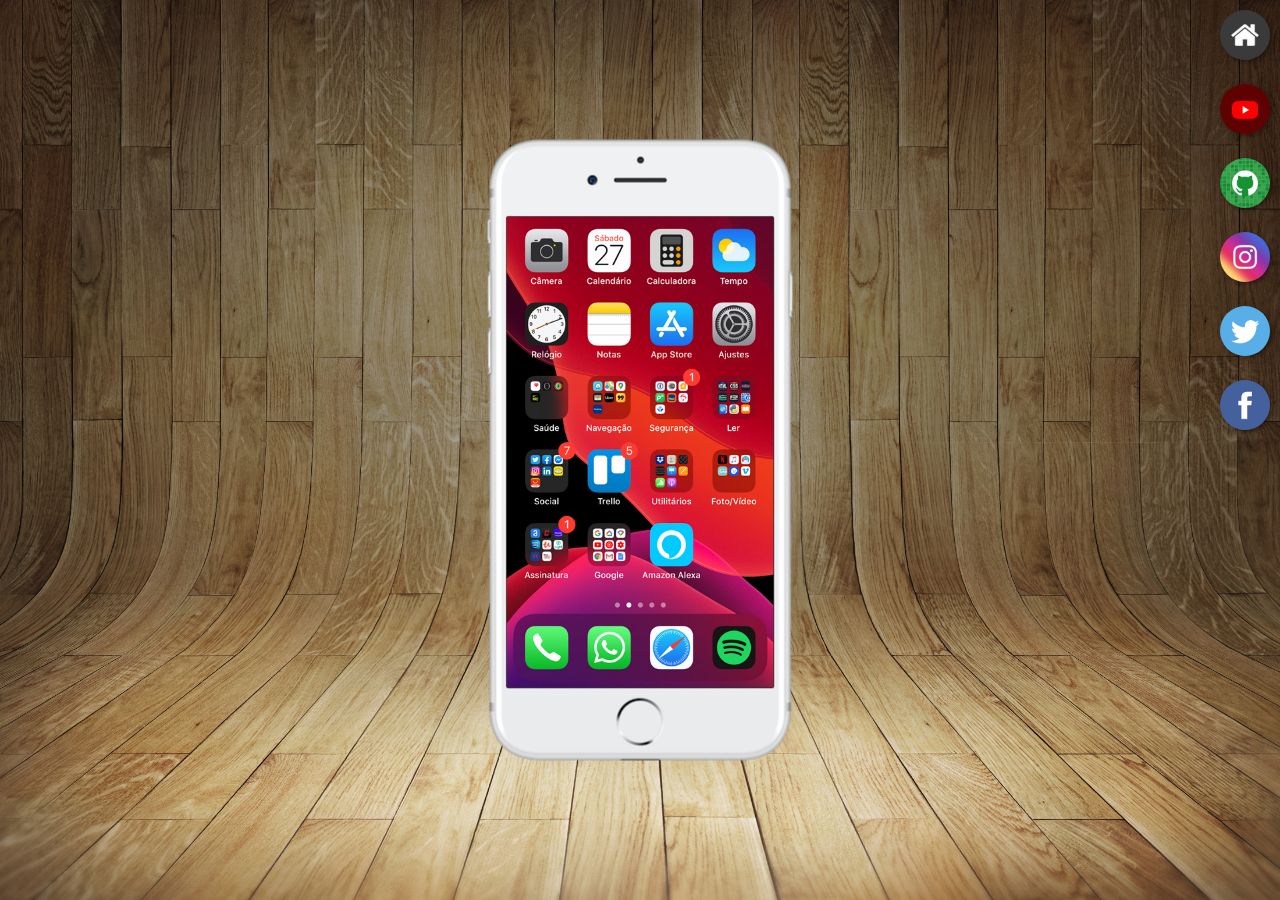
<file: index.html>
<!DOCTYPE html>
<html lang="pt-br">
<head>
    <meta charset="UTF-8">
    <meta name="viewport" content="width=device-width, initial-scale=1.0">
    <title>Projeto Redes Sociais</title>
    <link rel="shortcut icon" href="imagens/favicon.ico" type="image/x-icon">
    <link rel="stylesheet" href="estilos/style.css">
</head>
<body>
    <main>
        <section id="telefone">
            <iframe src="paginas/home.html" name="tela" id="tela" frameborder="0"></iframe>
        </section>
        <section id="redes-sociais">
            <a href="paginas/home.html" target="tela"><img src="imagens/logo-home.jpg" alt=""></a><br>
            <a href="paginas/youtube.html" target="tela"><img src="imagens/logo-youtube.jpg" alt=""></a><br>
            <a href="paginas/github.html" target="tela"><img src="imagens/logo-github.jpg" alt=""></a><br>
            <a href="paginas/instagram.html" target="tela"><img src="imagens/logo-instagram.jpg" alt=""></a><br>
            <a href="paginas/twitter.html" target="tela"><img src="imagens/logo-twitter.jpg" alt=""></a><br>
            <a href="paginas/facebook.html" target="tela"><img src="imagens/logo-facebook.jpg" alt=""></a><br>
        </section>
    </main>
</body>
</html>
</file>
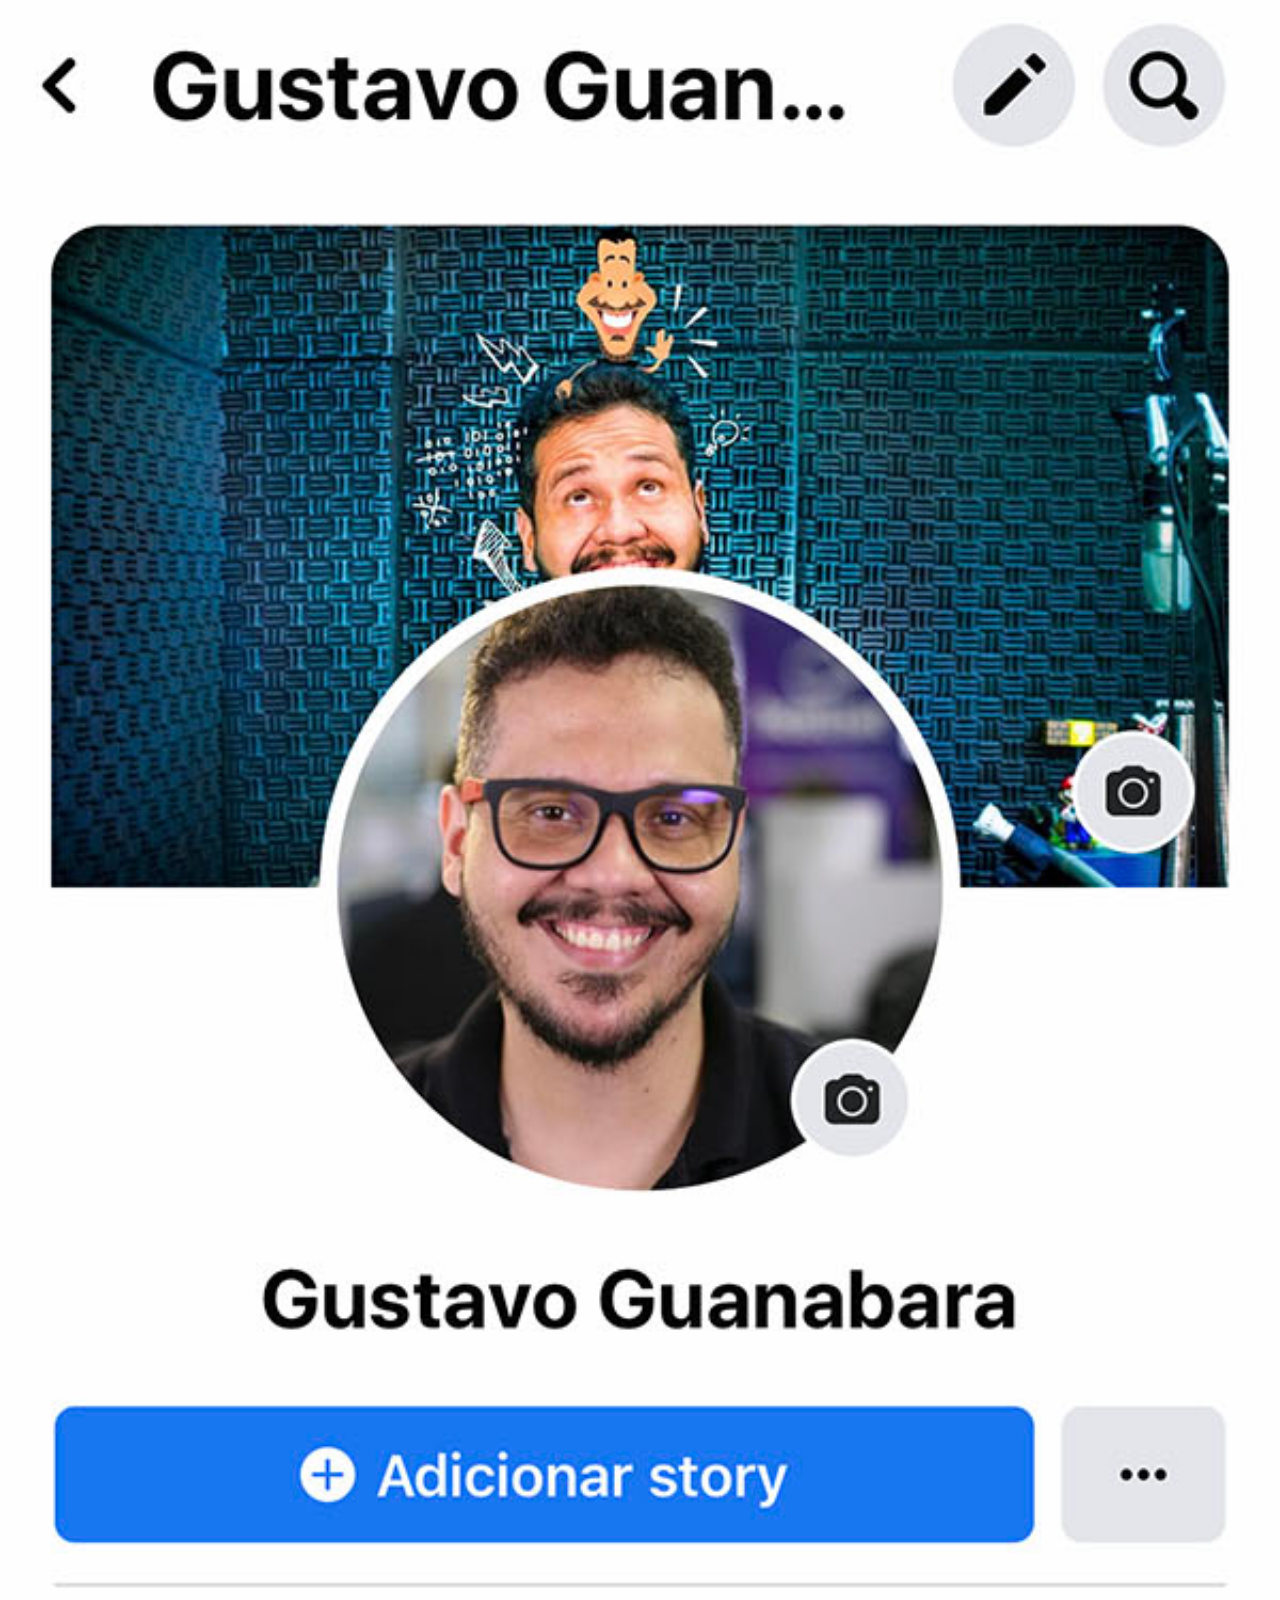
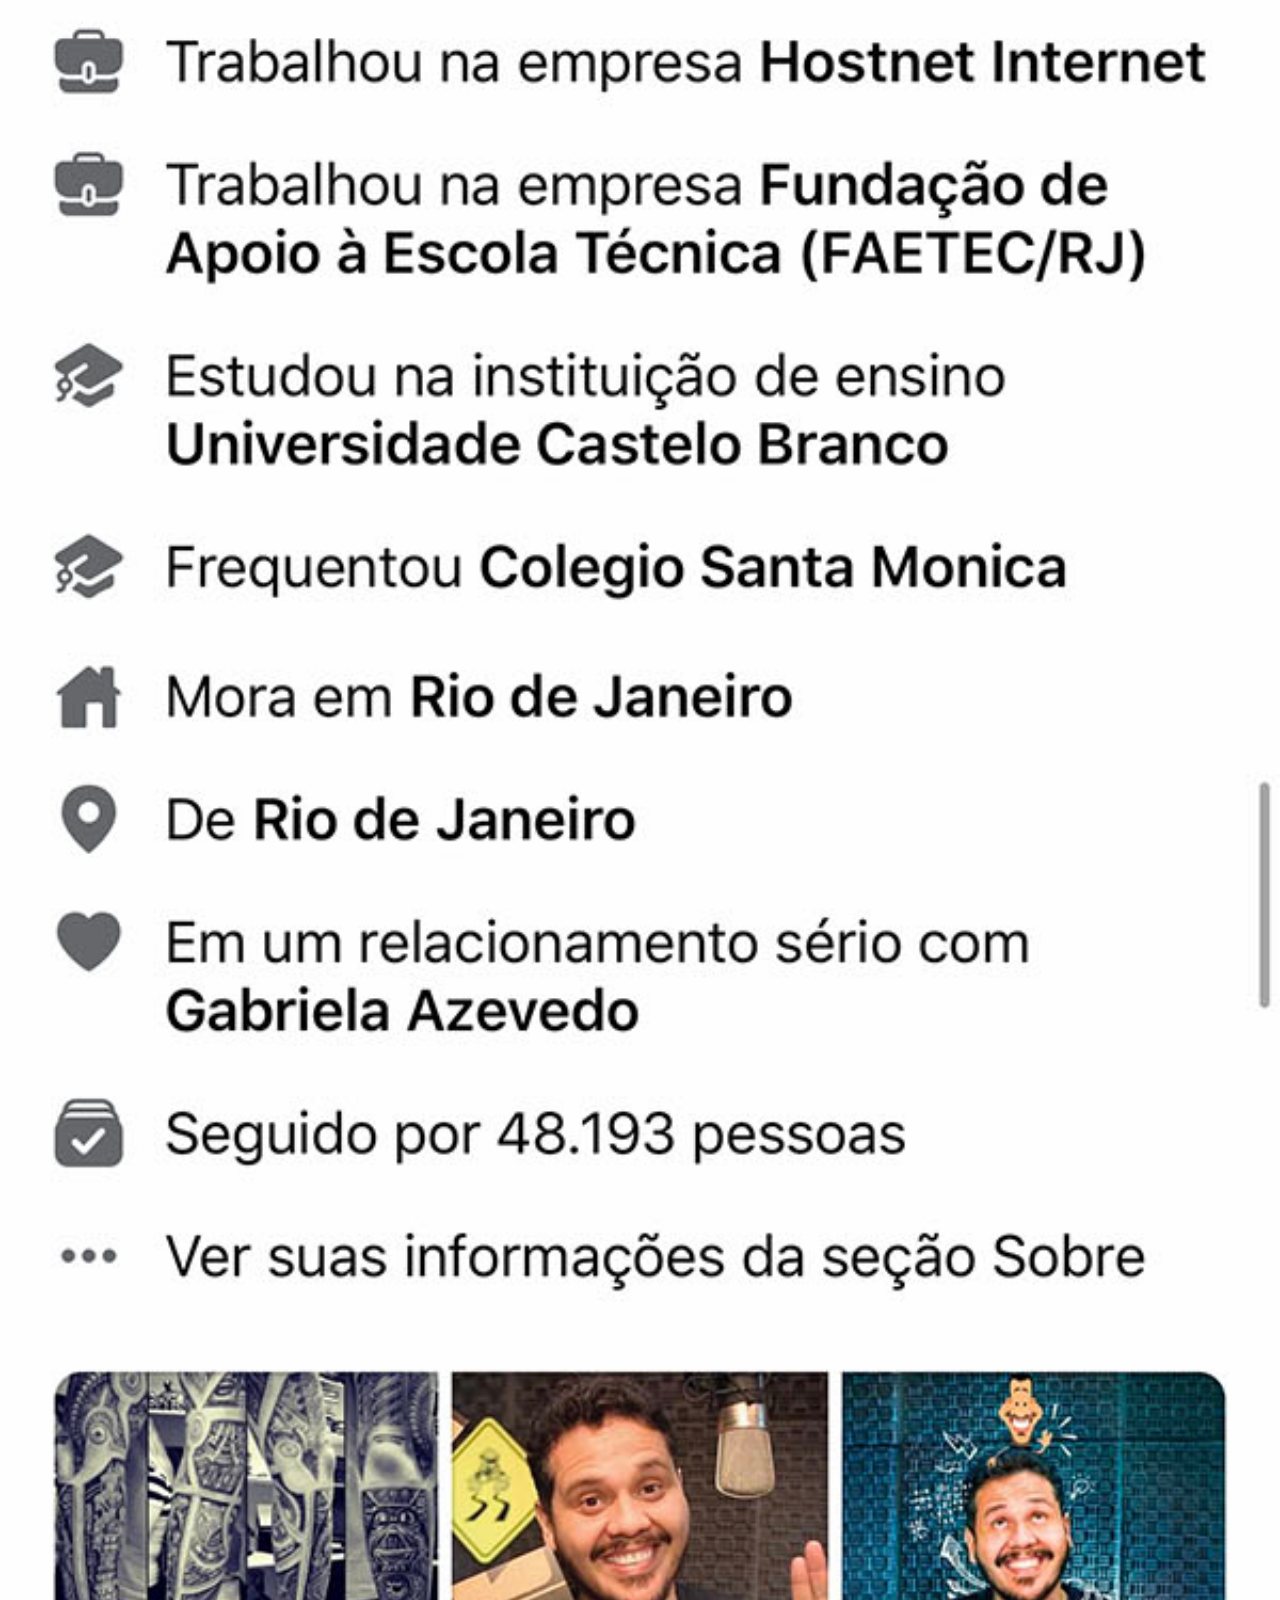
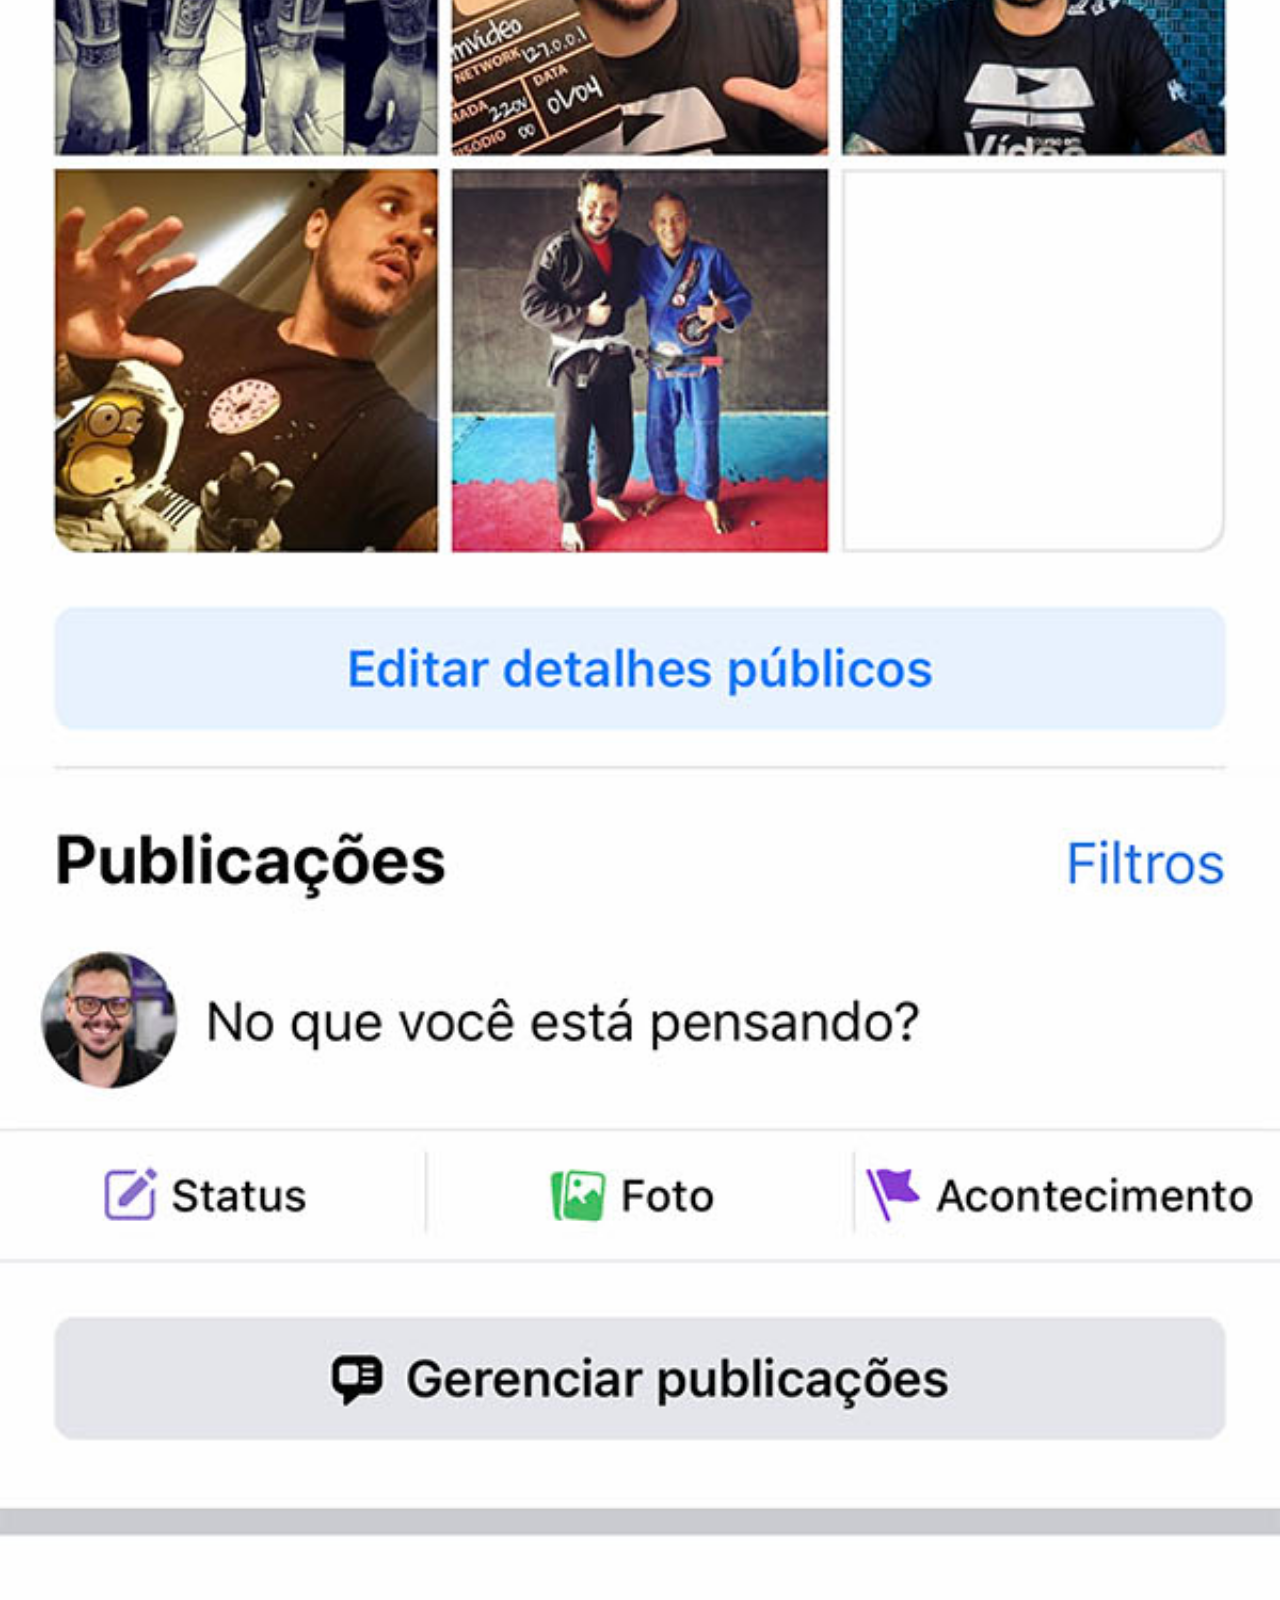
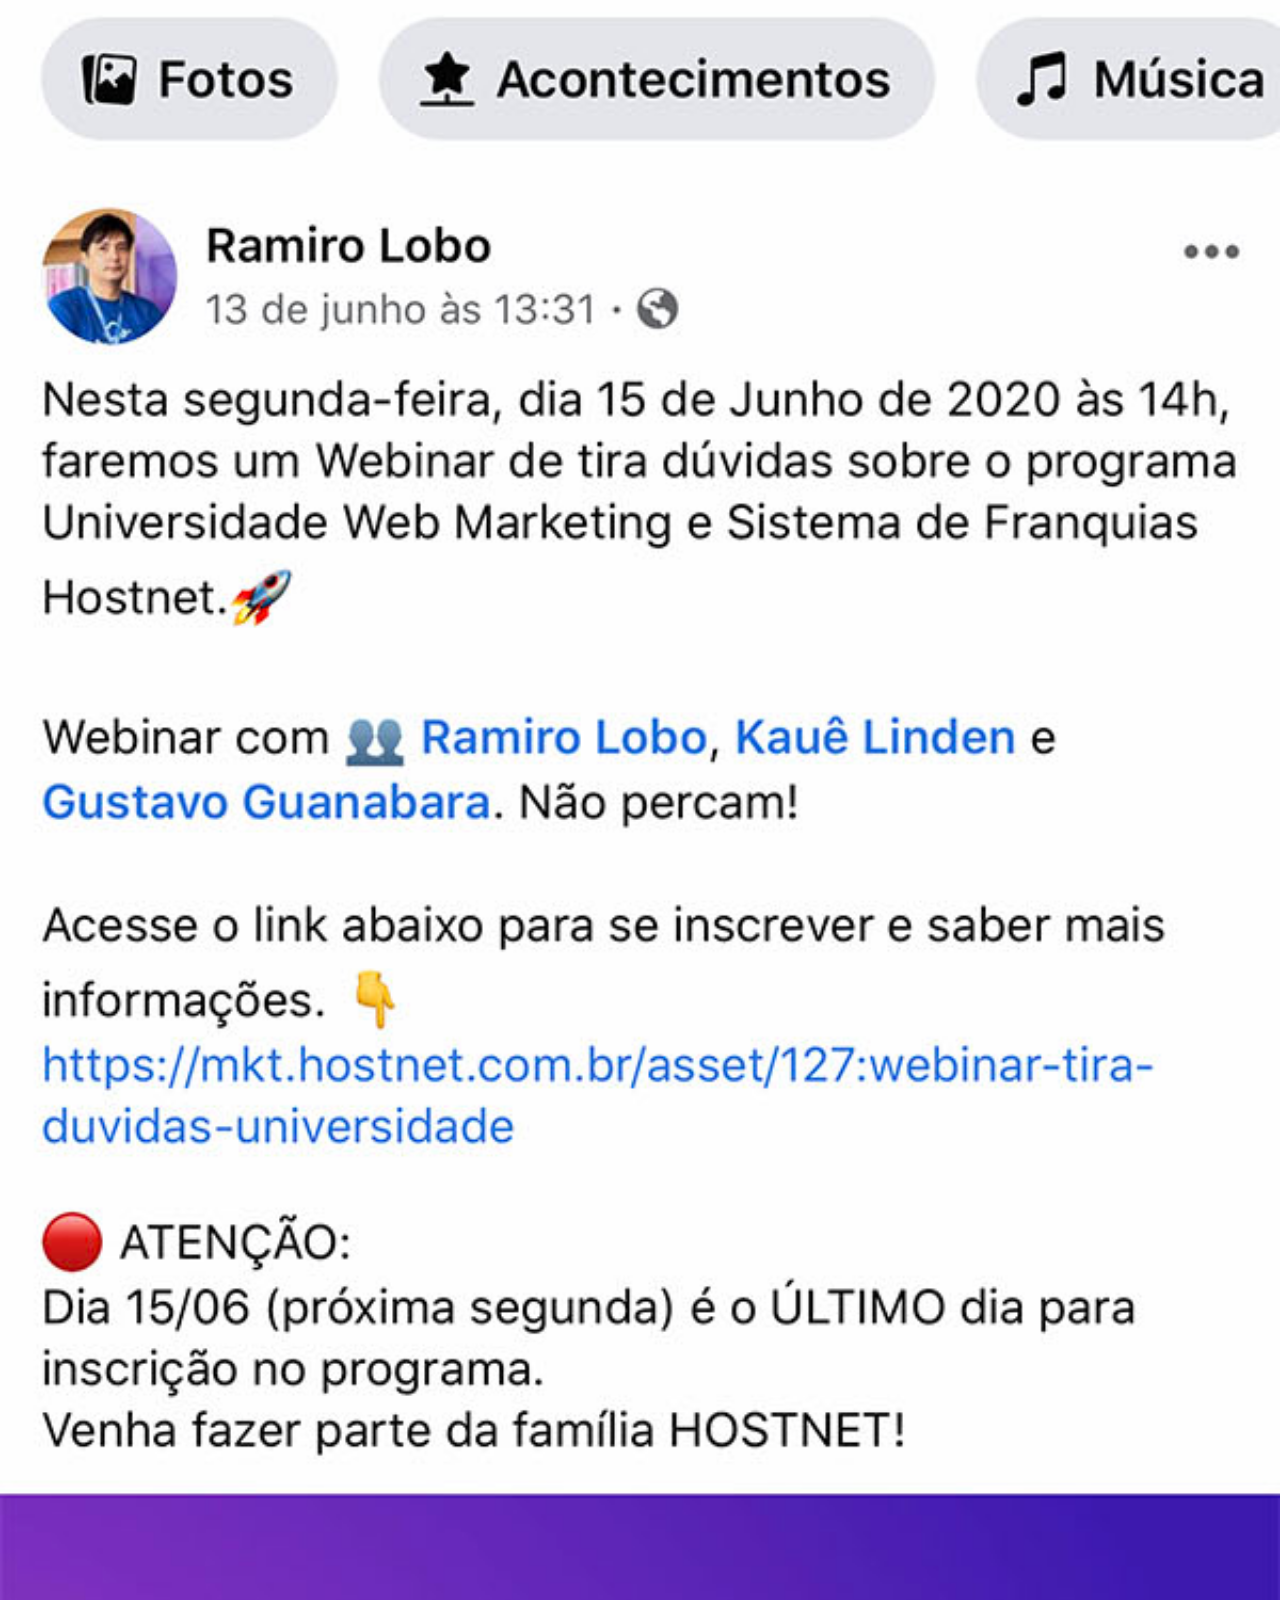
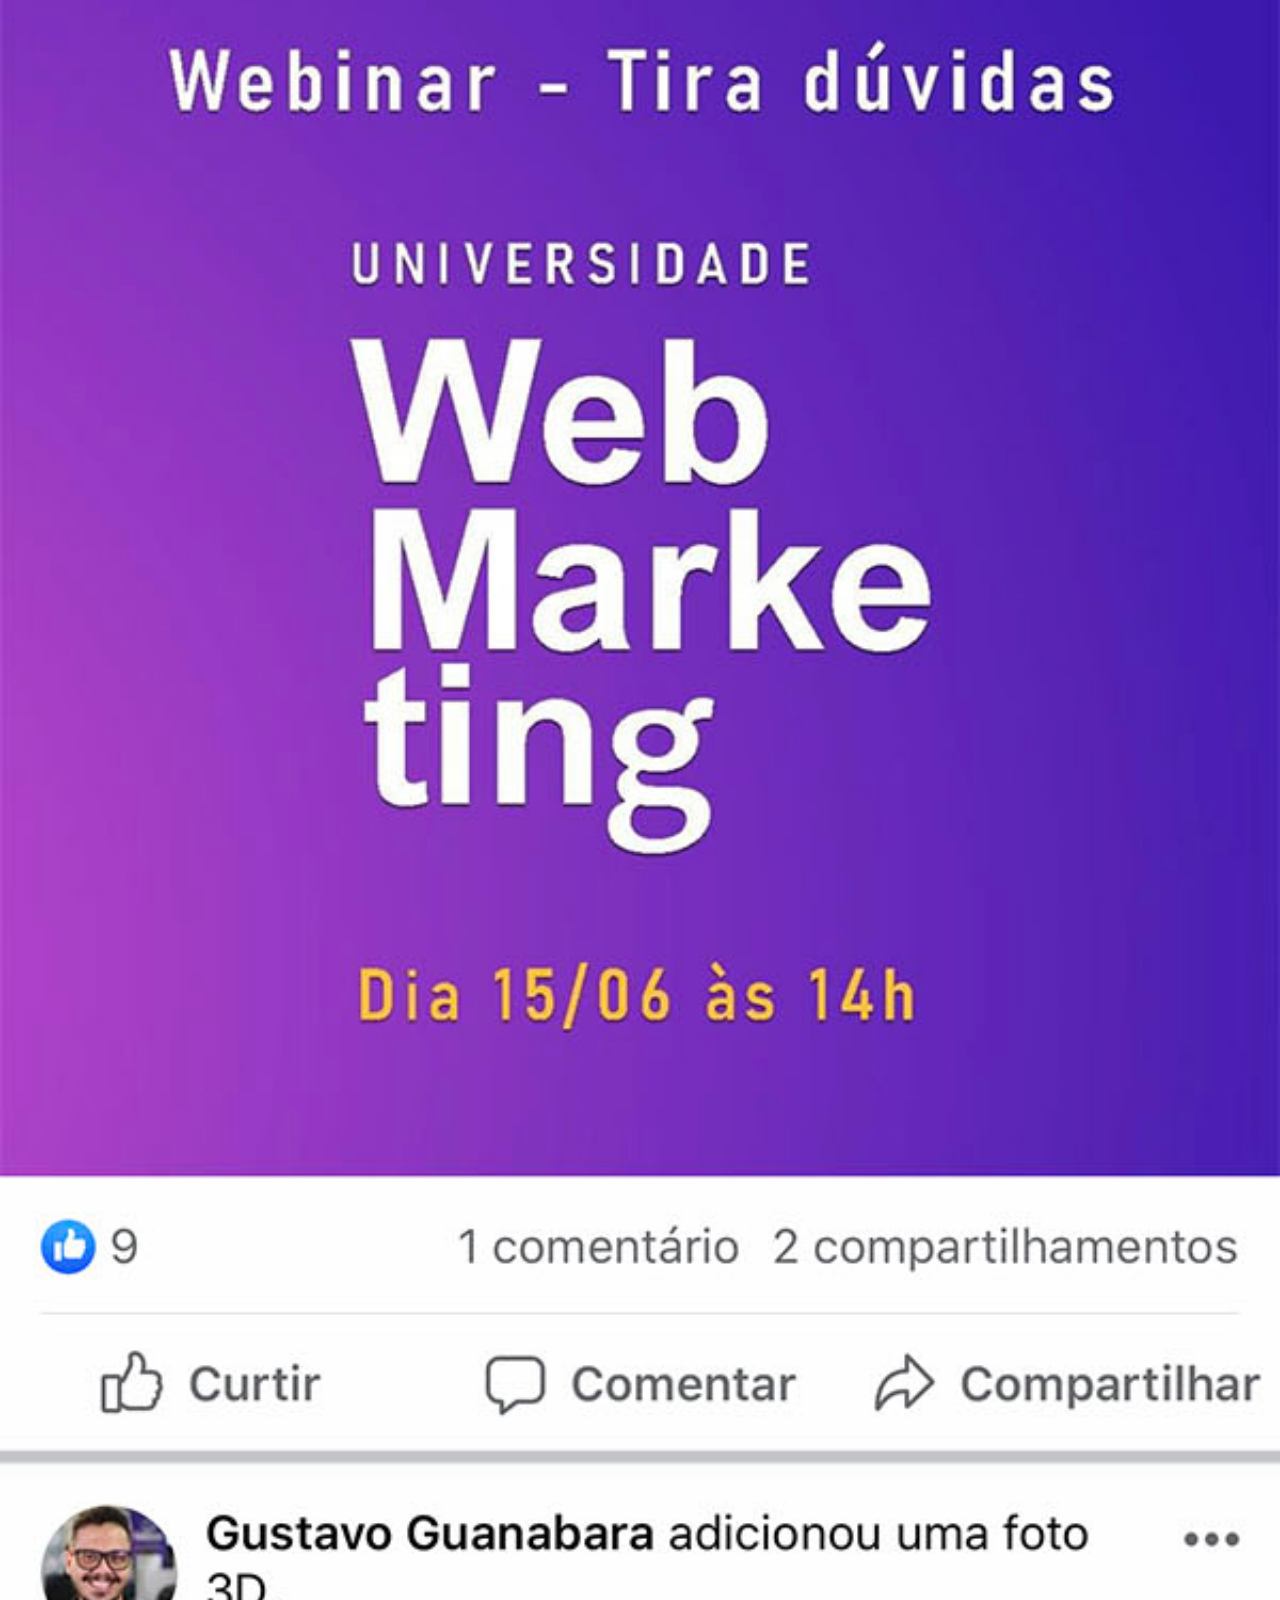
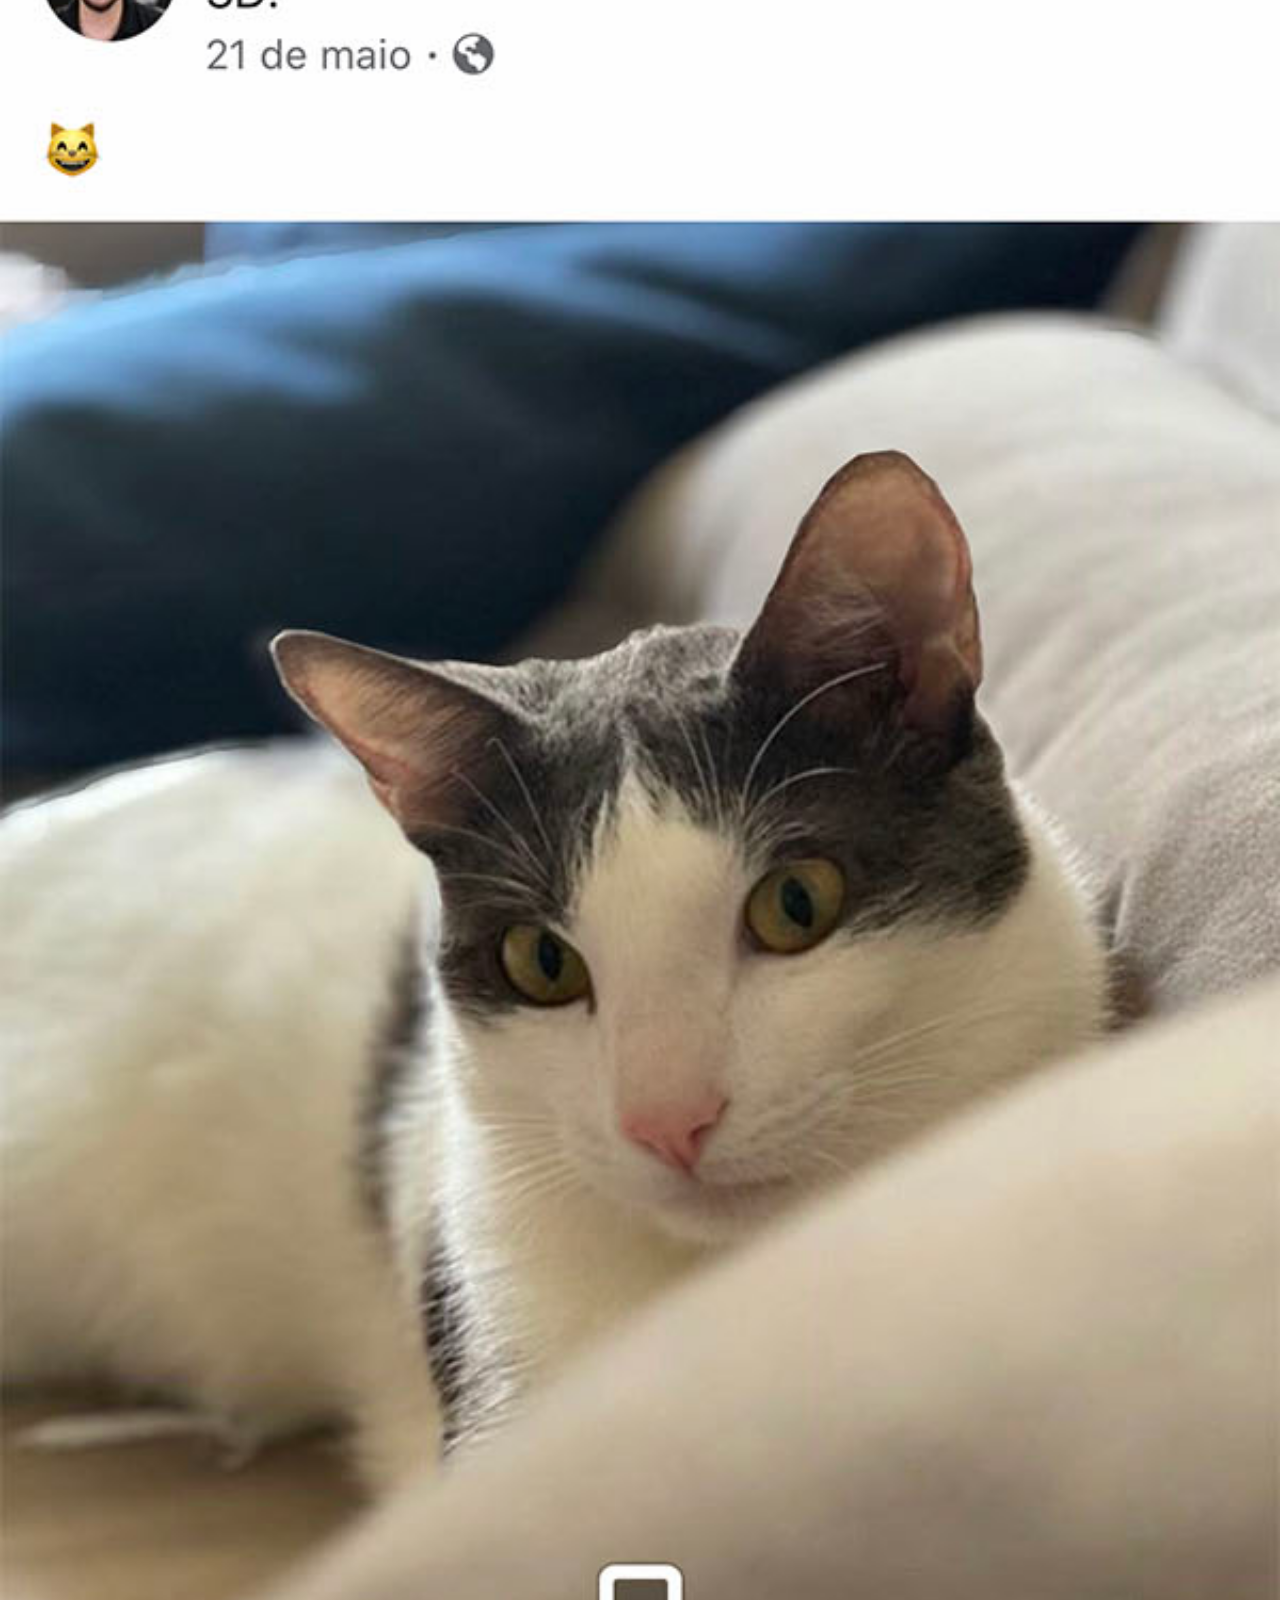
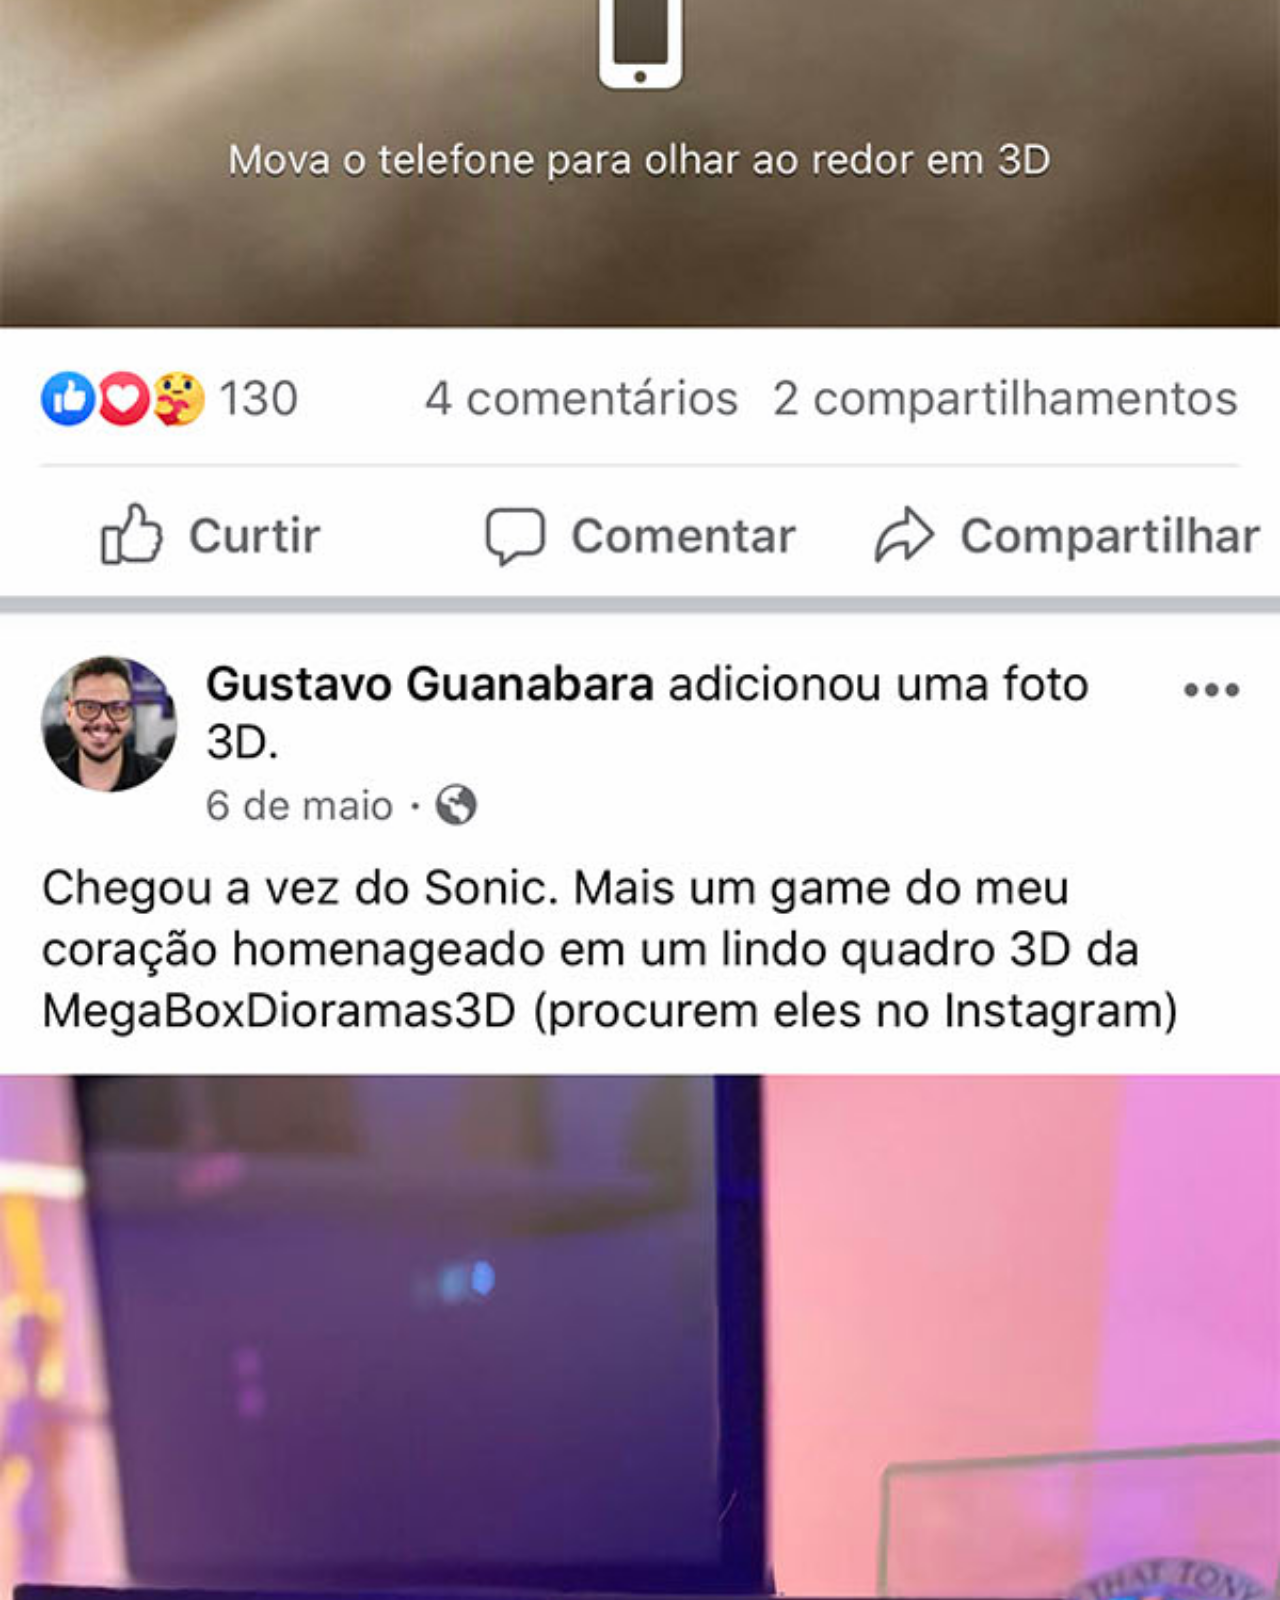
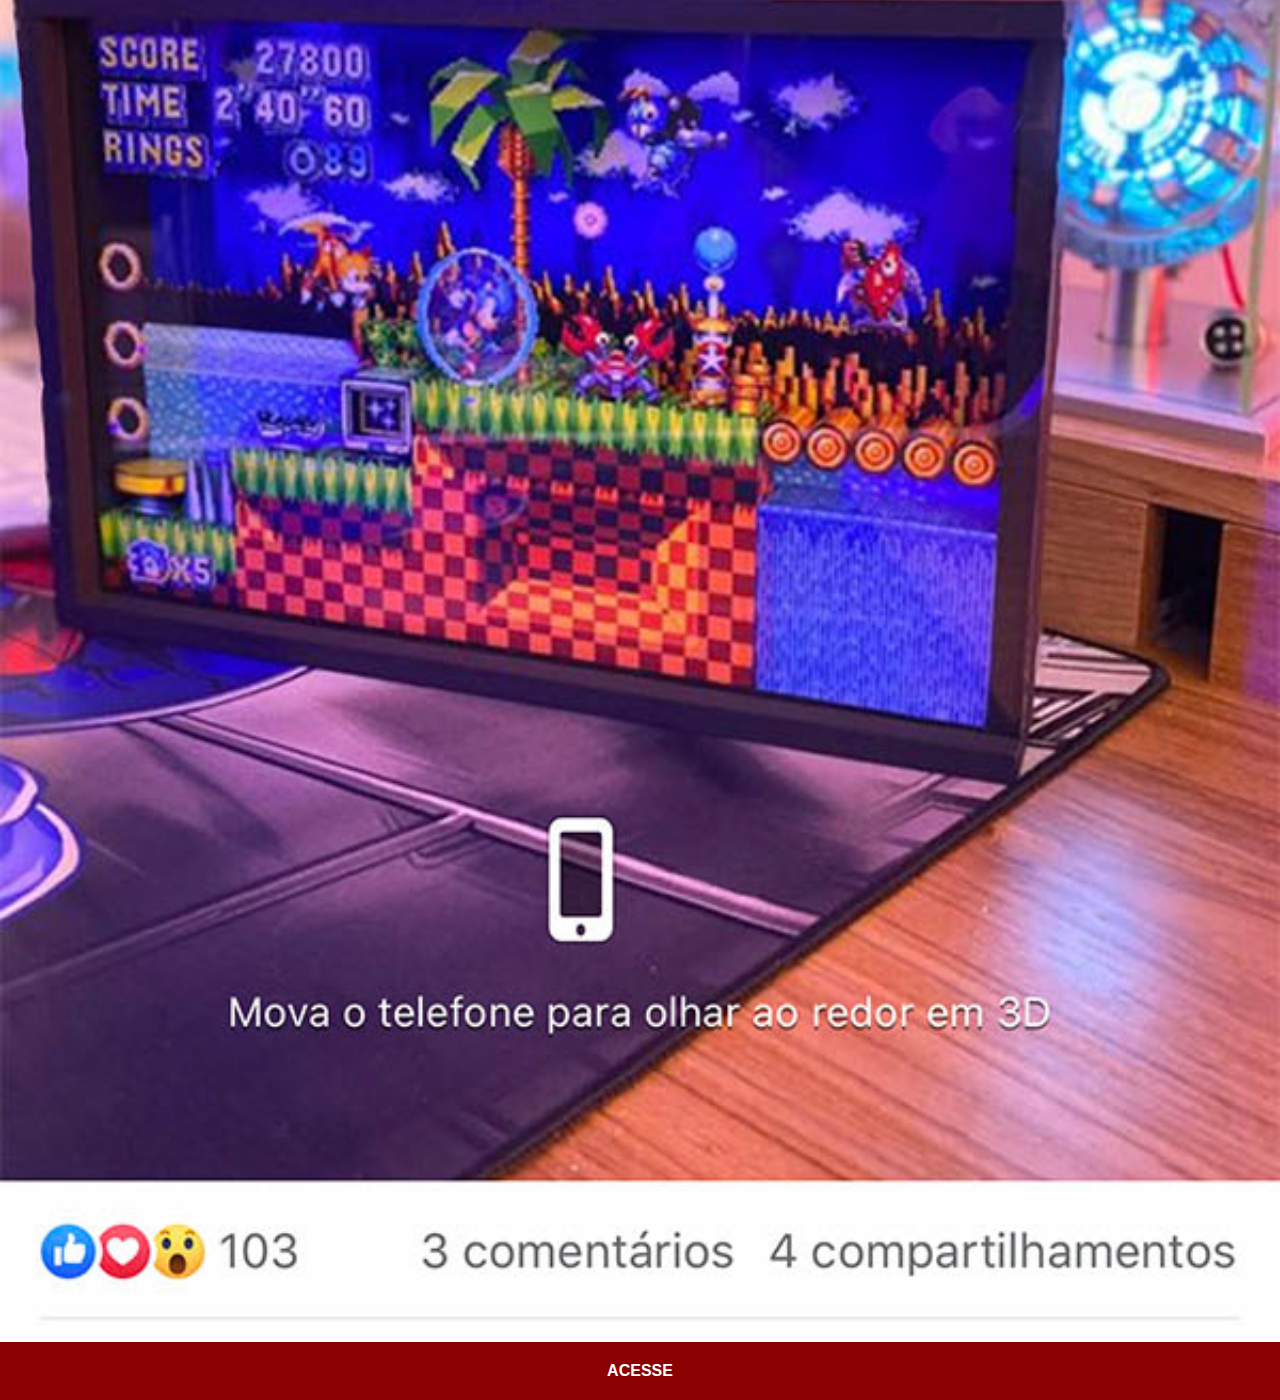
<file: paginas/facebook.html>
<!DOCTYPE html>
<html lang="pt-br">
<head>
    <meta charset="UTF-8">
    <meta name="viewport" content="width=device-width, initial-scale=1.0">
    <title>Facebook</title>
    <link rel="stylesheet" href="../estilos/social.css">
</head>
<body>
    <img src="../imagens/tela-facebook.jpg" alt="">
    <a href="https://www.facebook.com/search/top?q=gustavo%20guanabara" target="_blank">ACESSE</a>
</body>
</html>
</file>
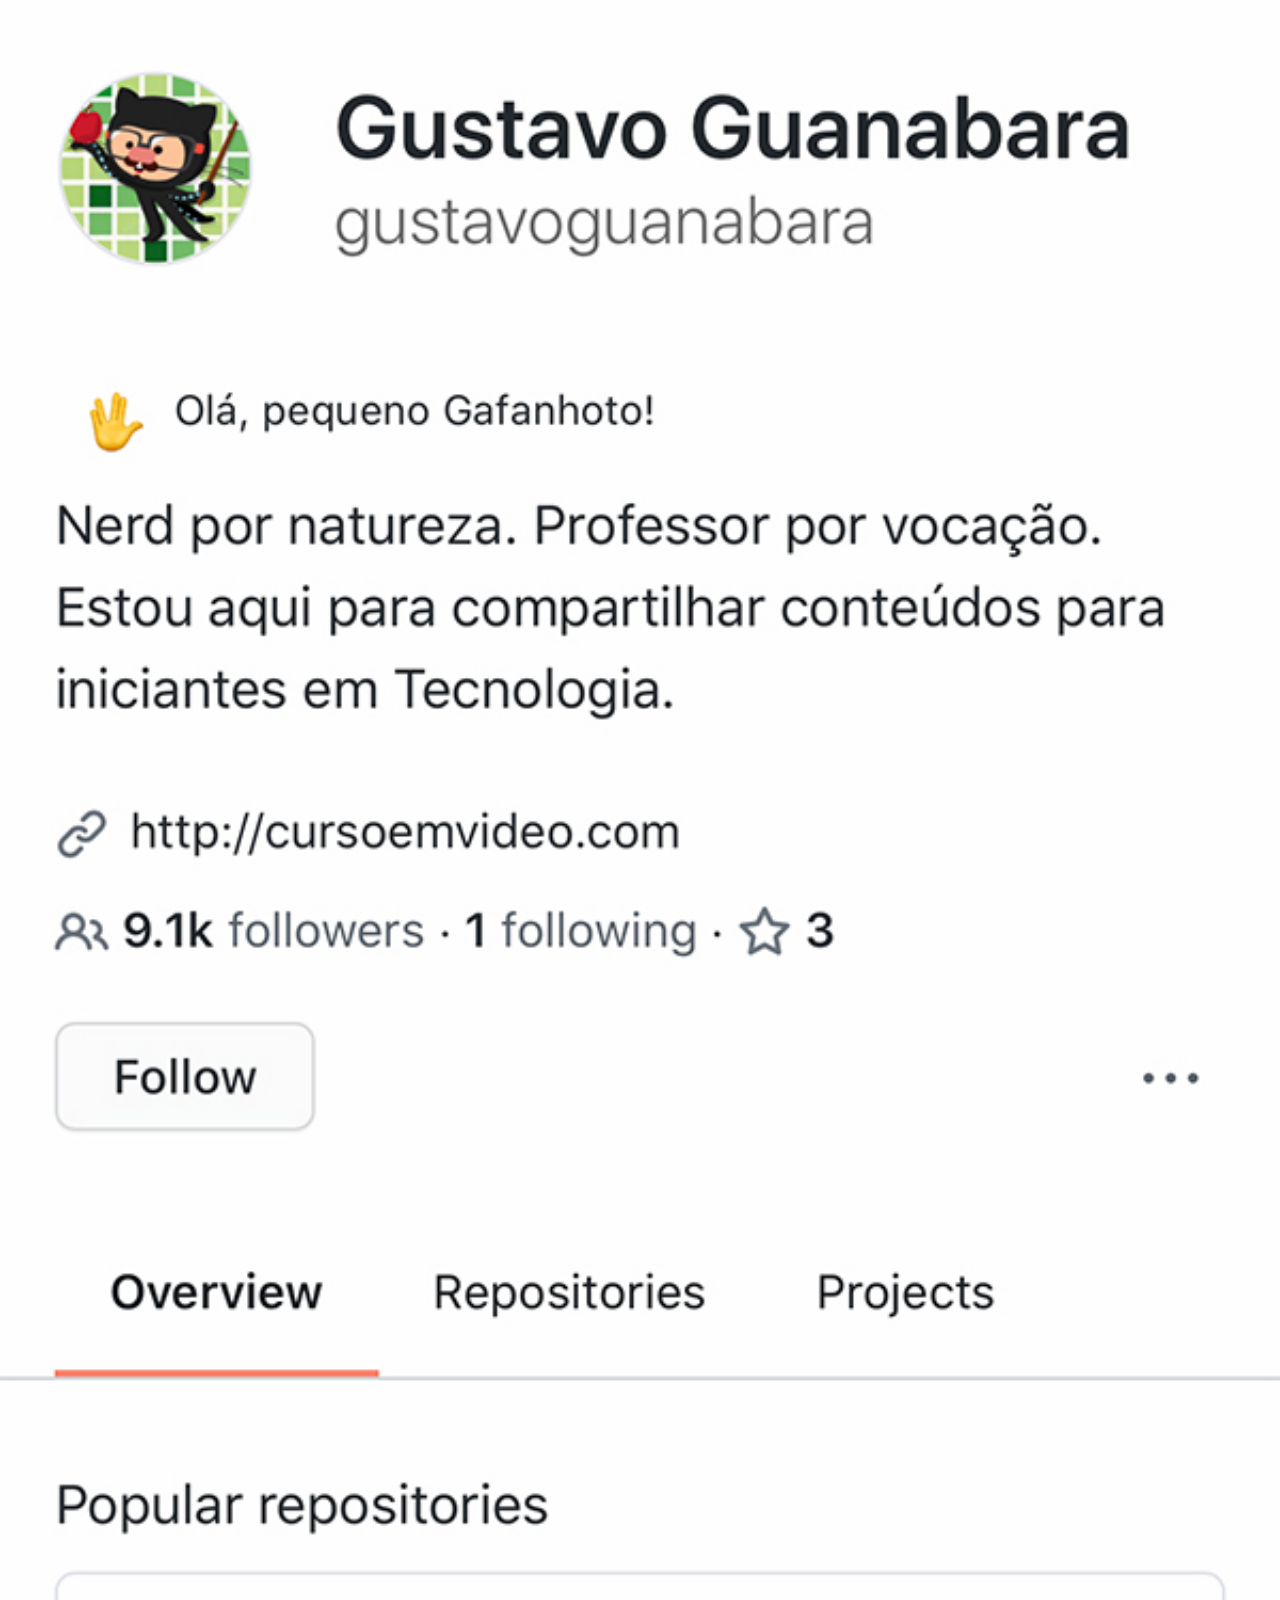
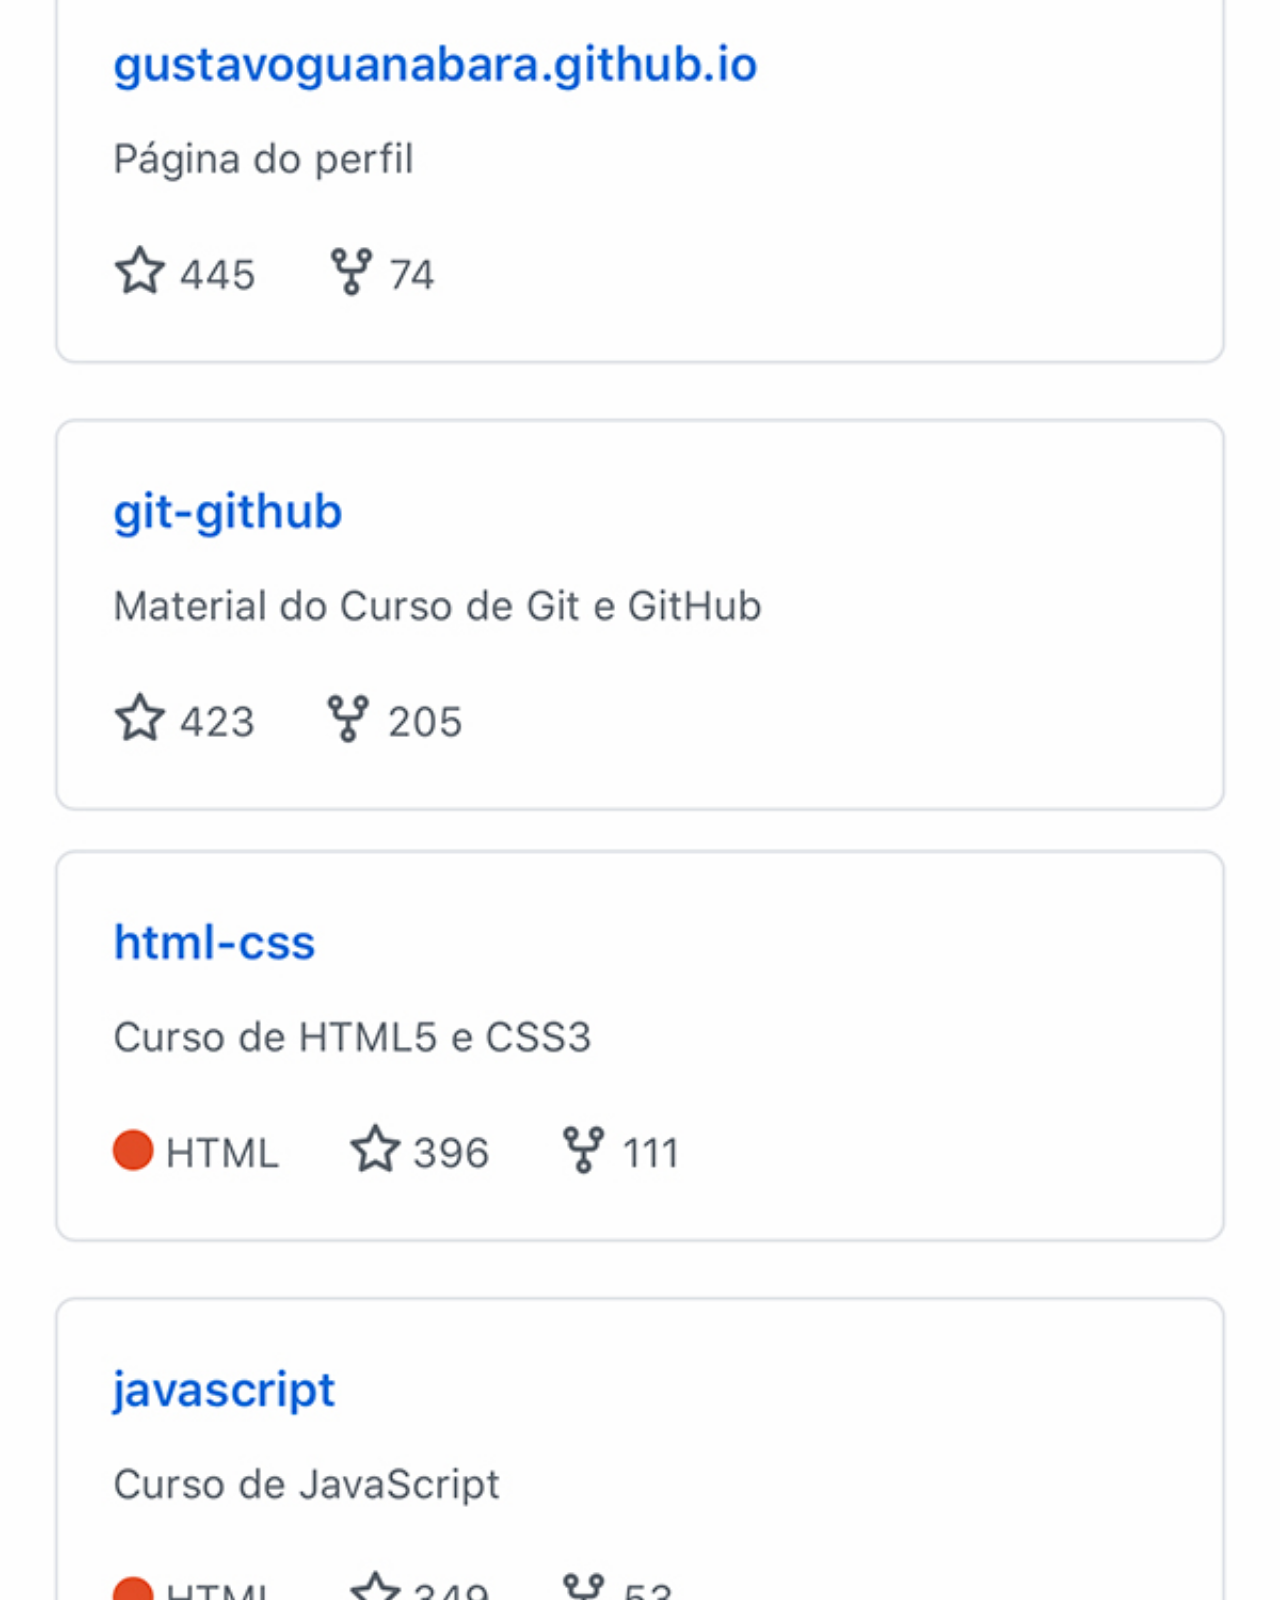
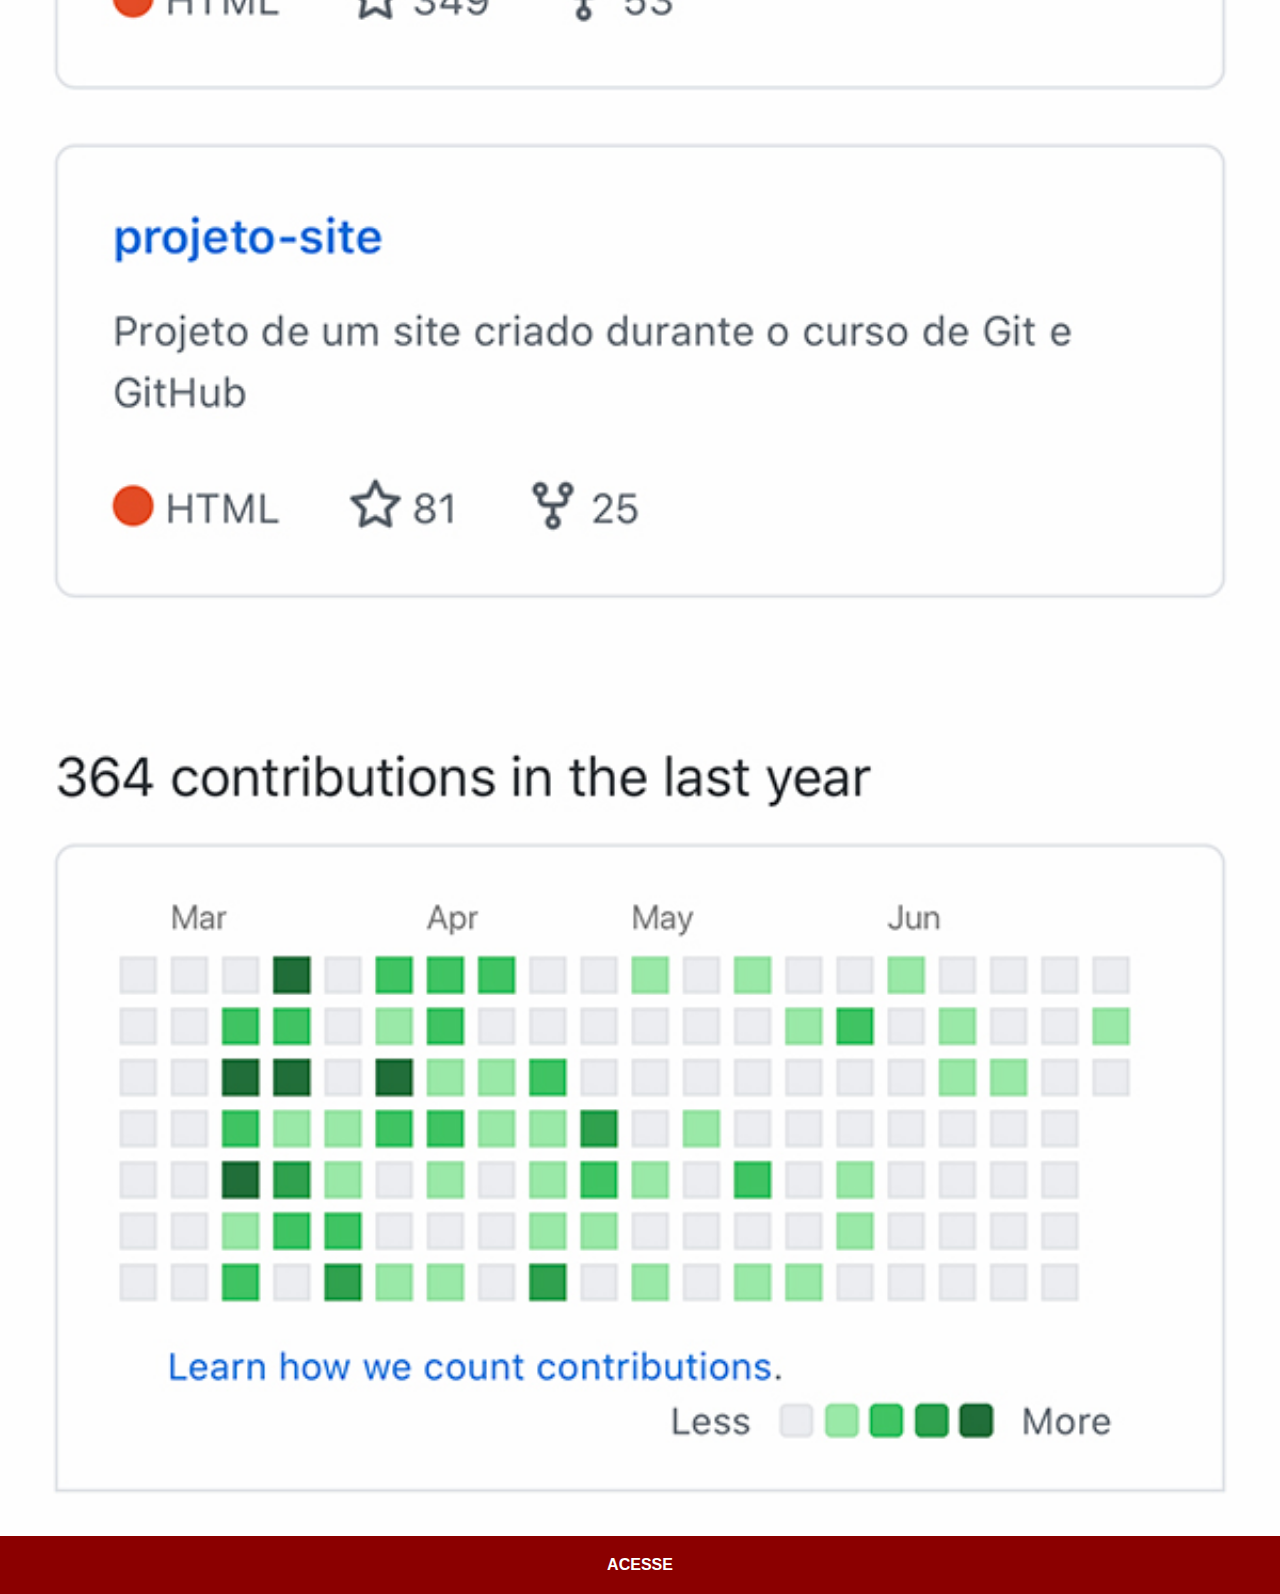
<file: paginas/github.html>
<!DOCTYPE html>
<html lang="pt-br">
<head>
    <meta charset="UTF-8">
    <meta name="viewport" content="width=device-width, initial-scale=1.0">
    <title>GitHub</title>
    <link rel="stylesheet" href="../estilos/social.css">
</head>
<body>
    <img src="../imagens/tela-github.jpg" alt="">
    <a href="https://github.com/gustavoguanabara/" target="_blank">ACESSE</a>
</body>
</html>
</file>
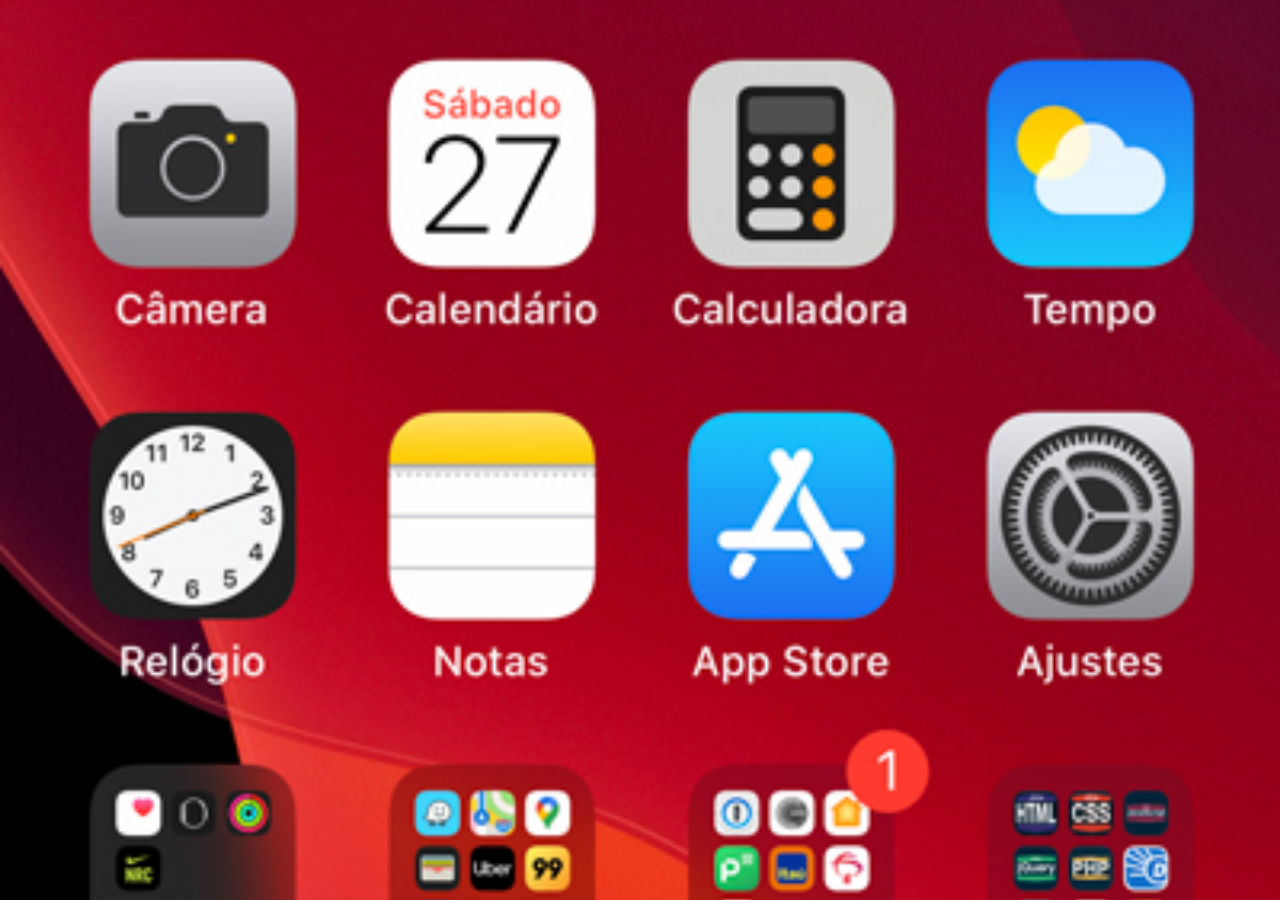
<file: paginas/home.html>
<!DOCTYPE html>
<html lang="pt-br">
<head>
    <meta charset="UTF-8">
    <meta name="viewport" content="width=device-width, initial-scale=1.0">
    <title>Home</title>
    <style>
        * {
            margin: 0px;
            padding: 0px;
        }

        body {
            width: 100vw;
            height: vh;
            background: black url('../imagens/tela-home.jpg') no-repeat top center;
            background-size: cover;
        }
    </style>
</head>
<body>
    
</body>
</html>
</file>
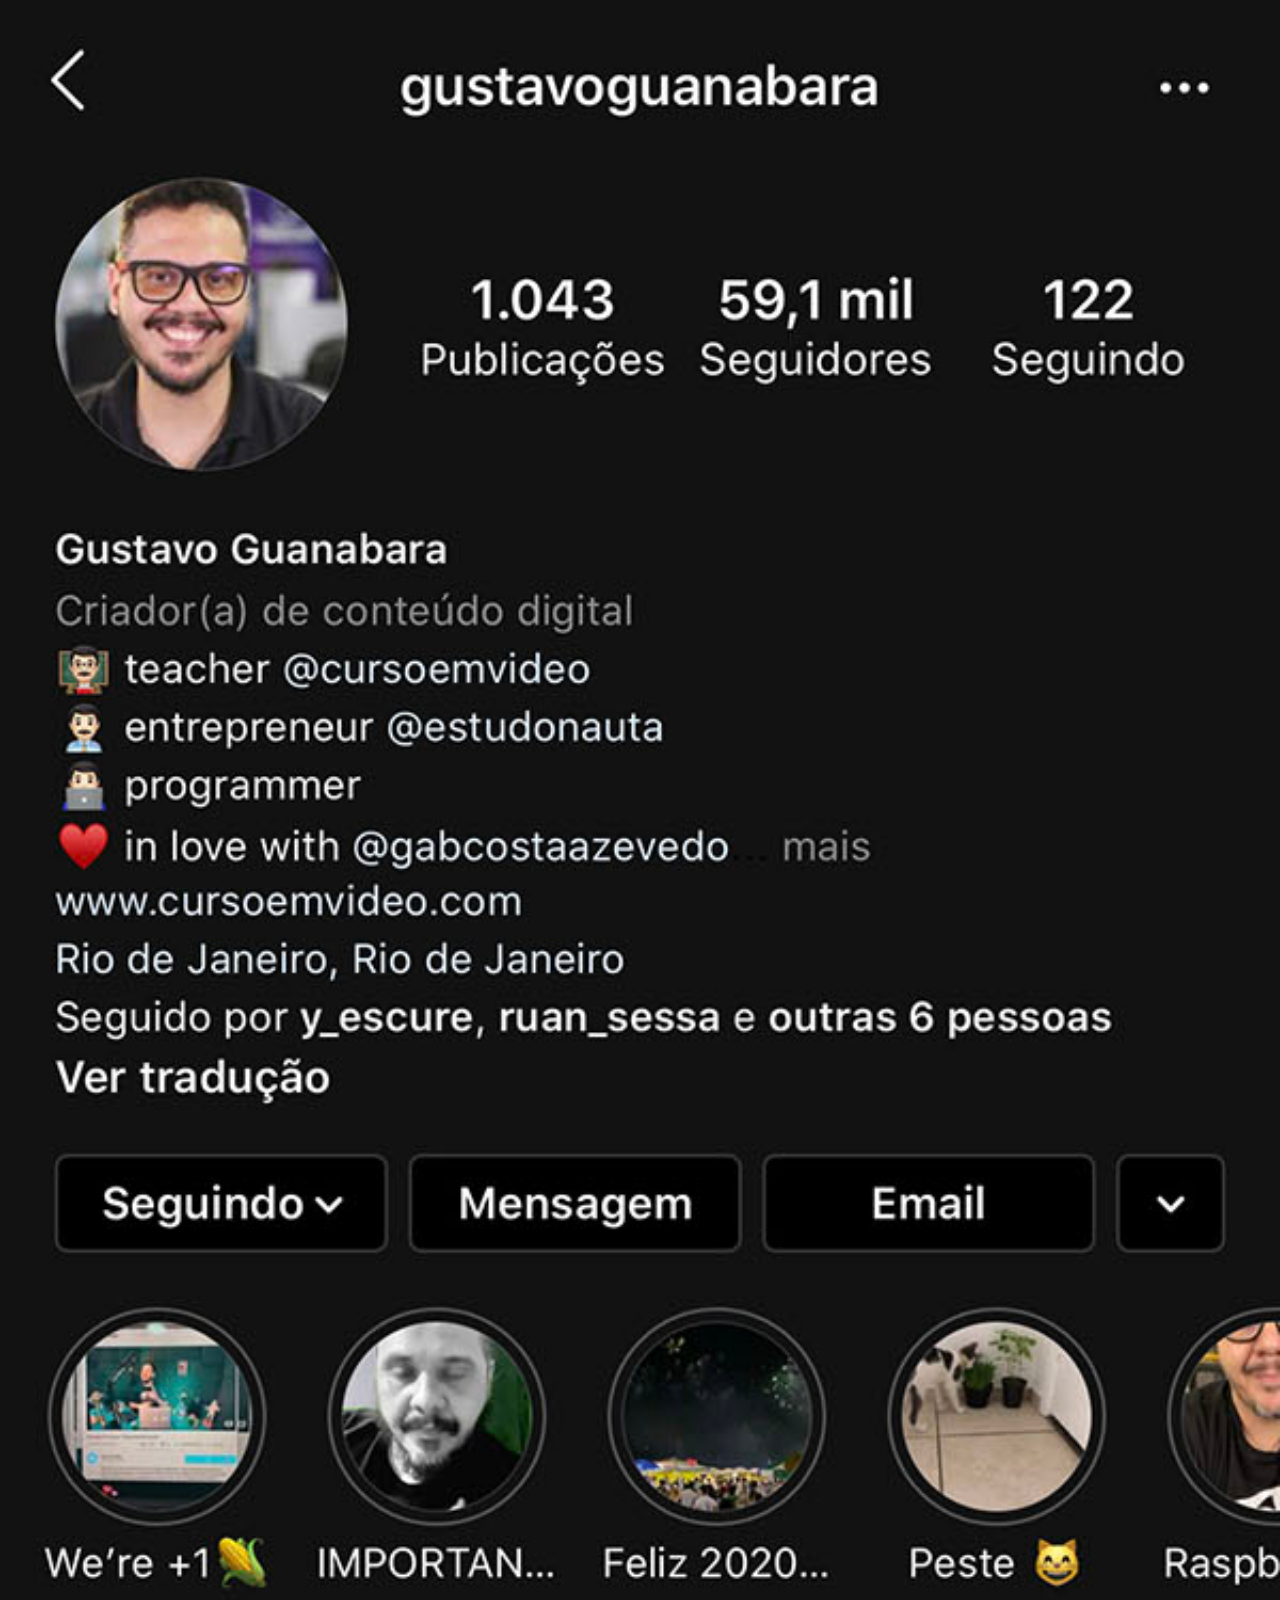
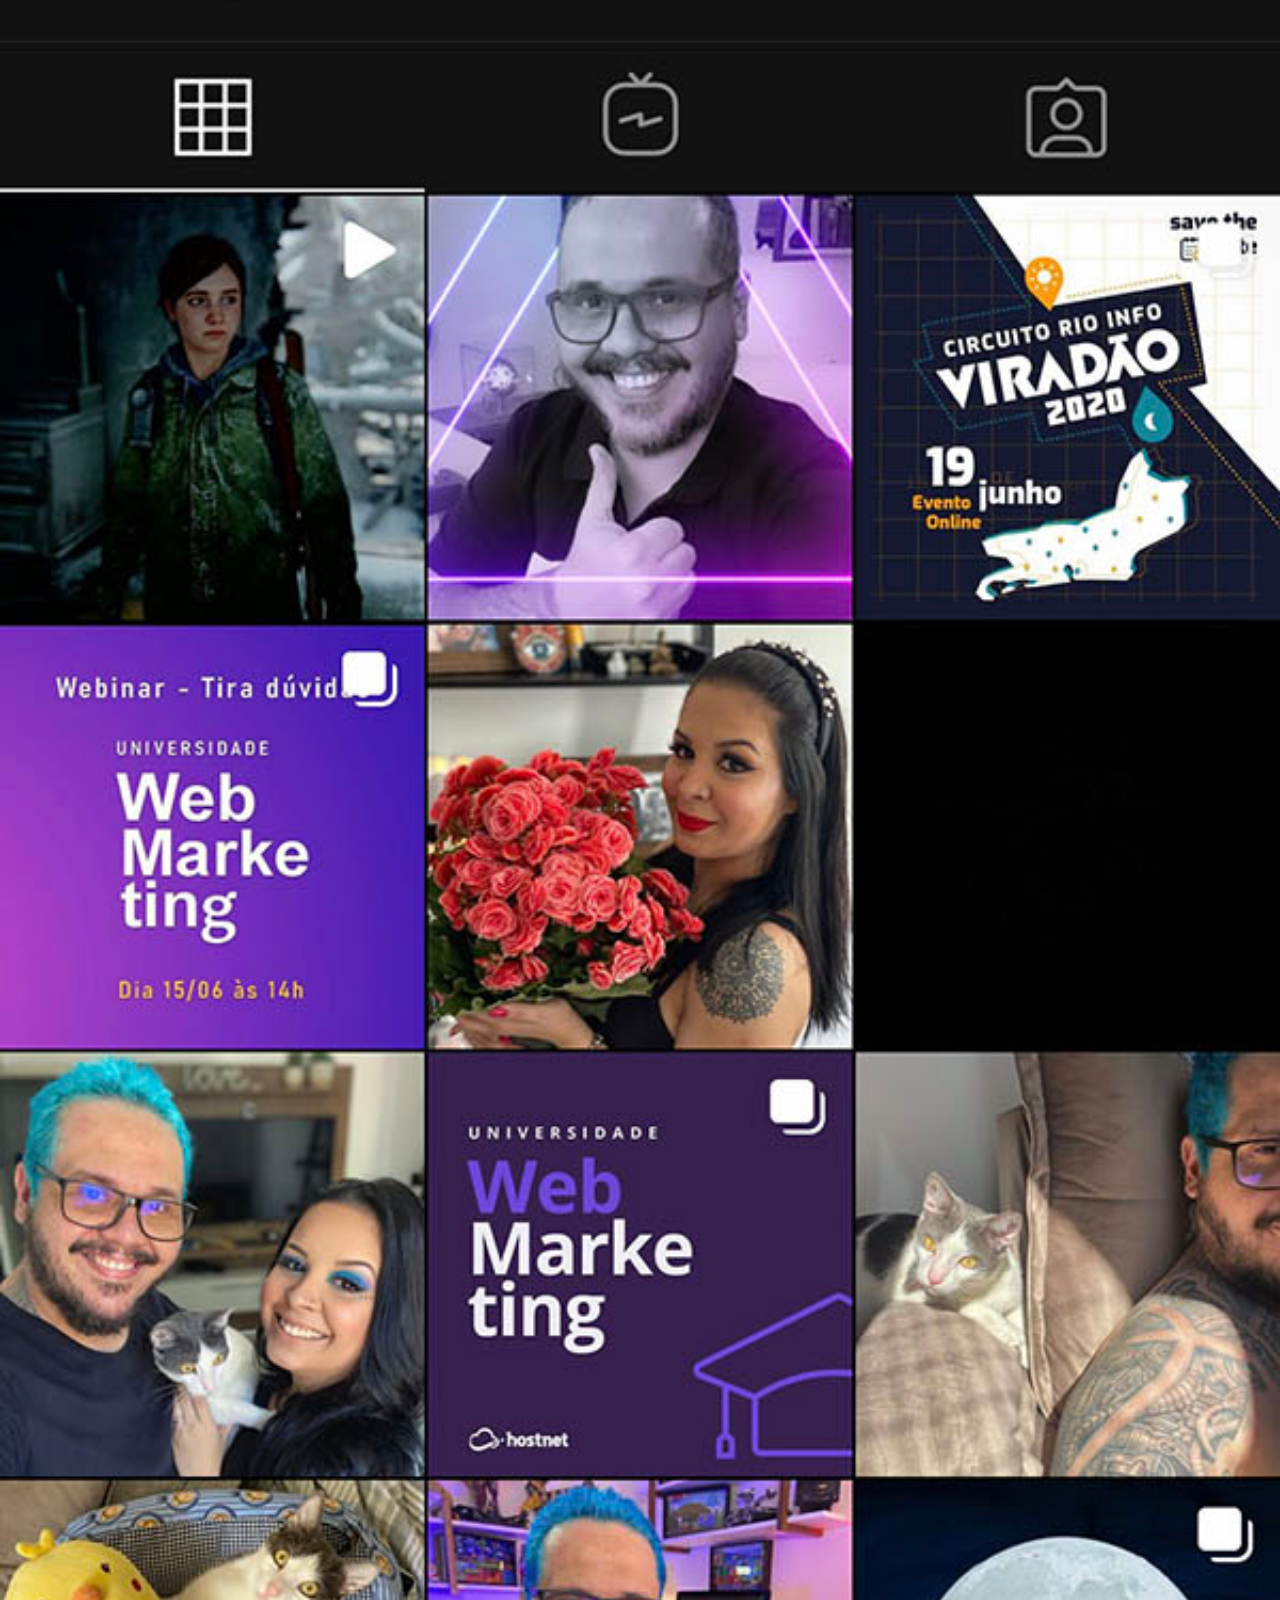
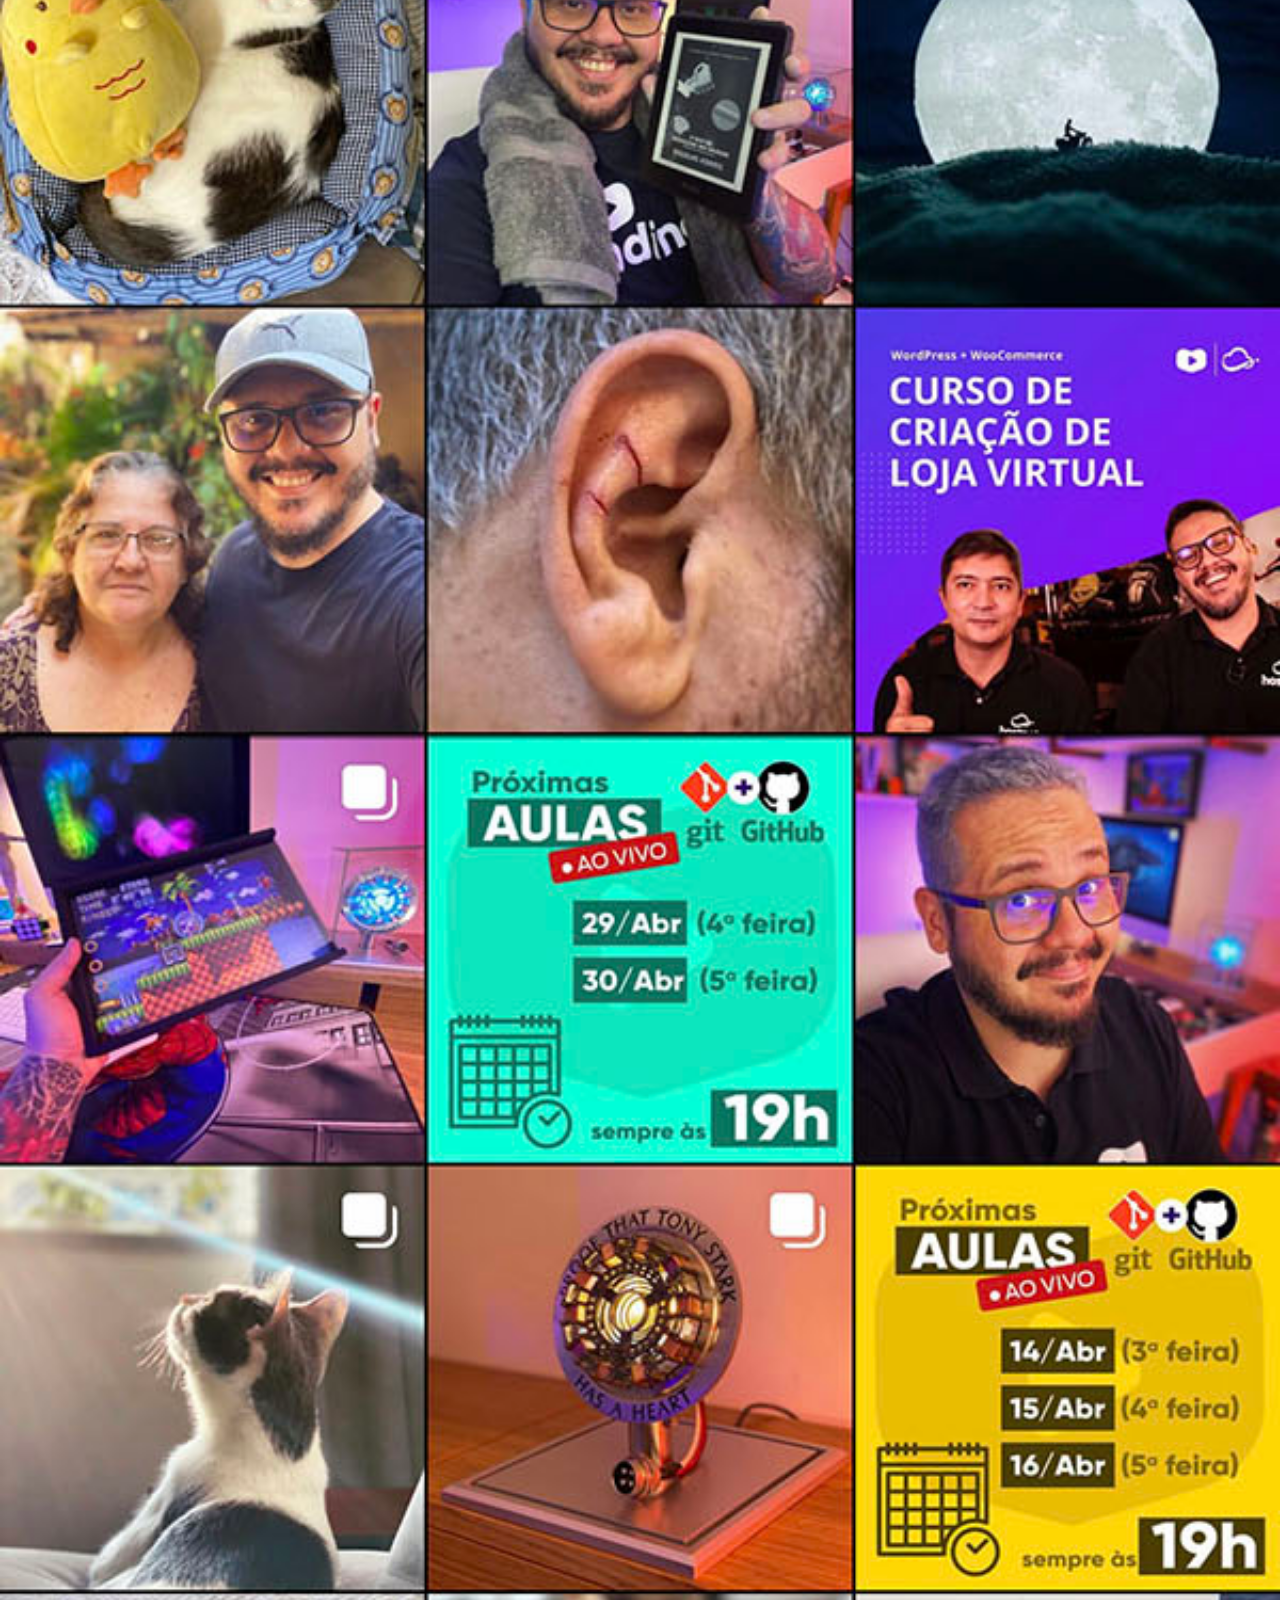
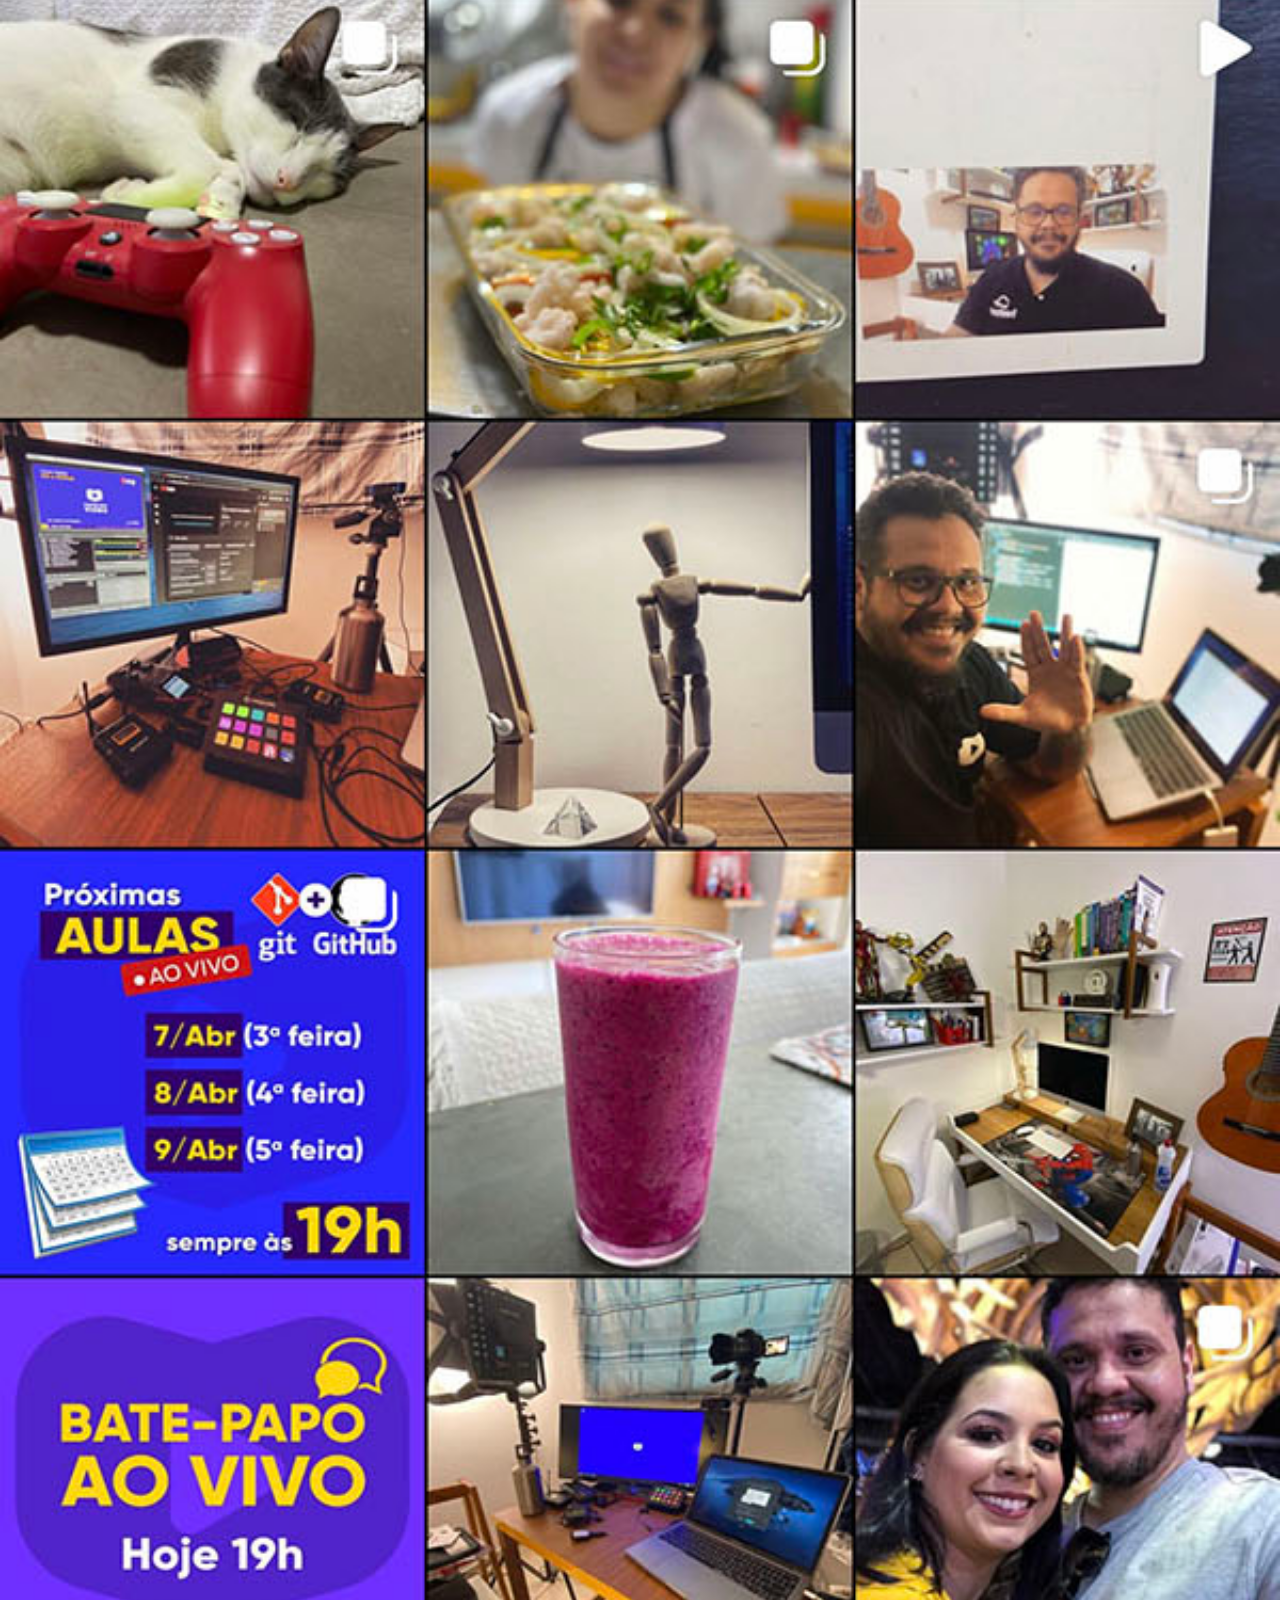
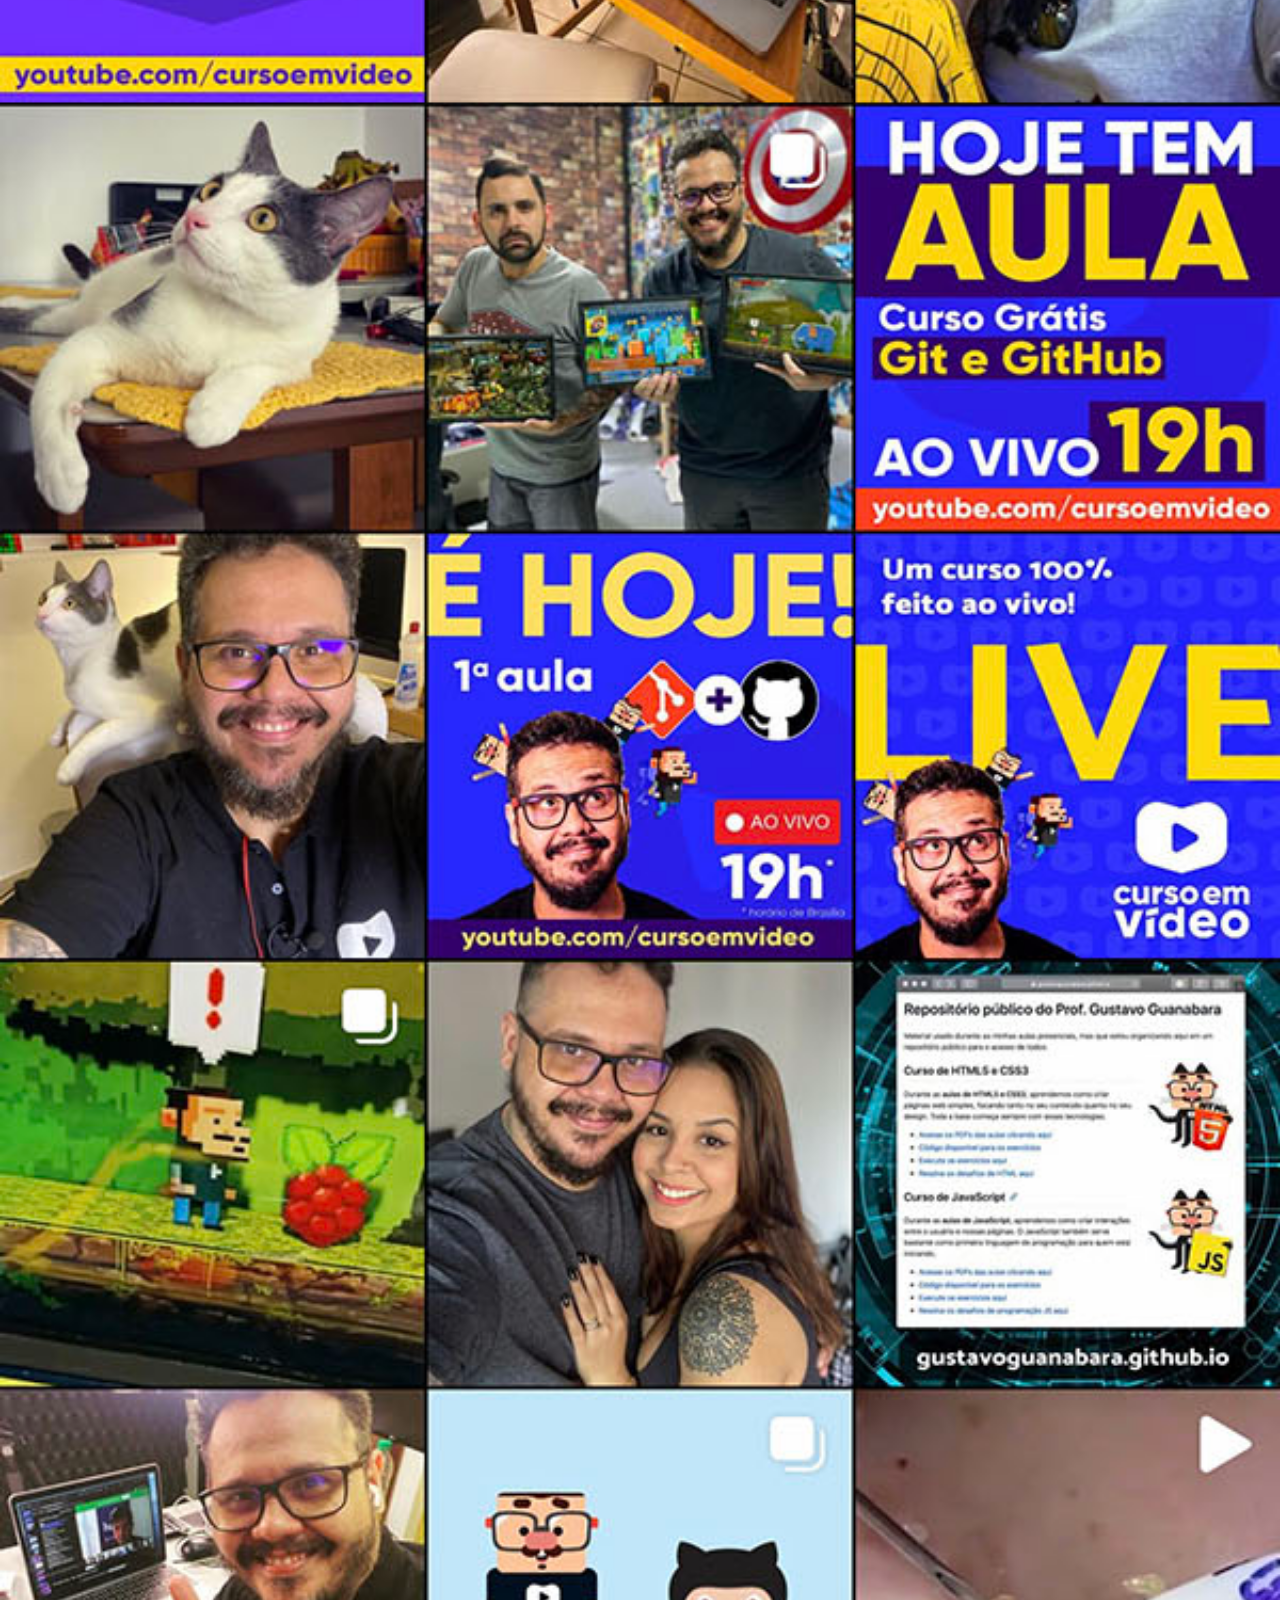
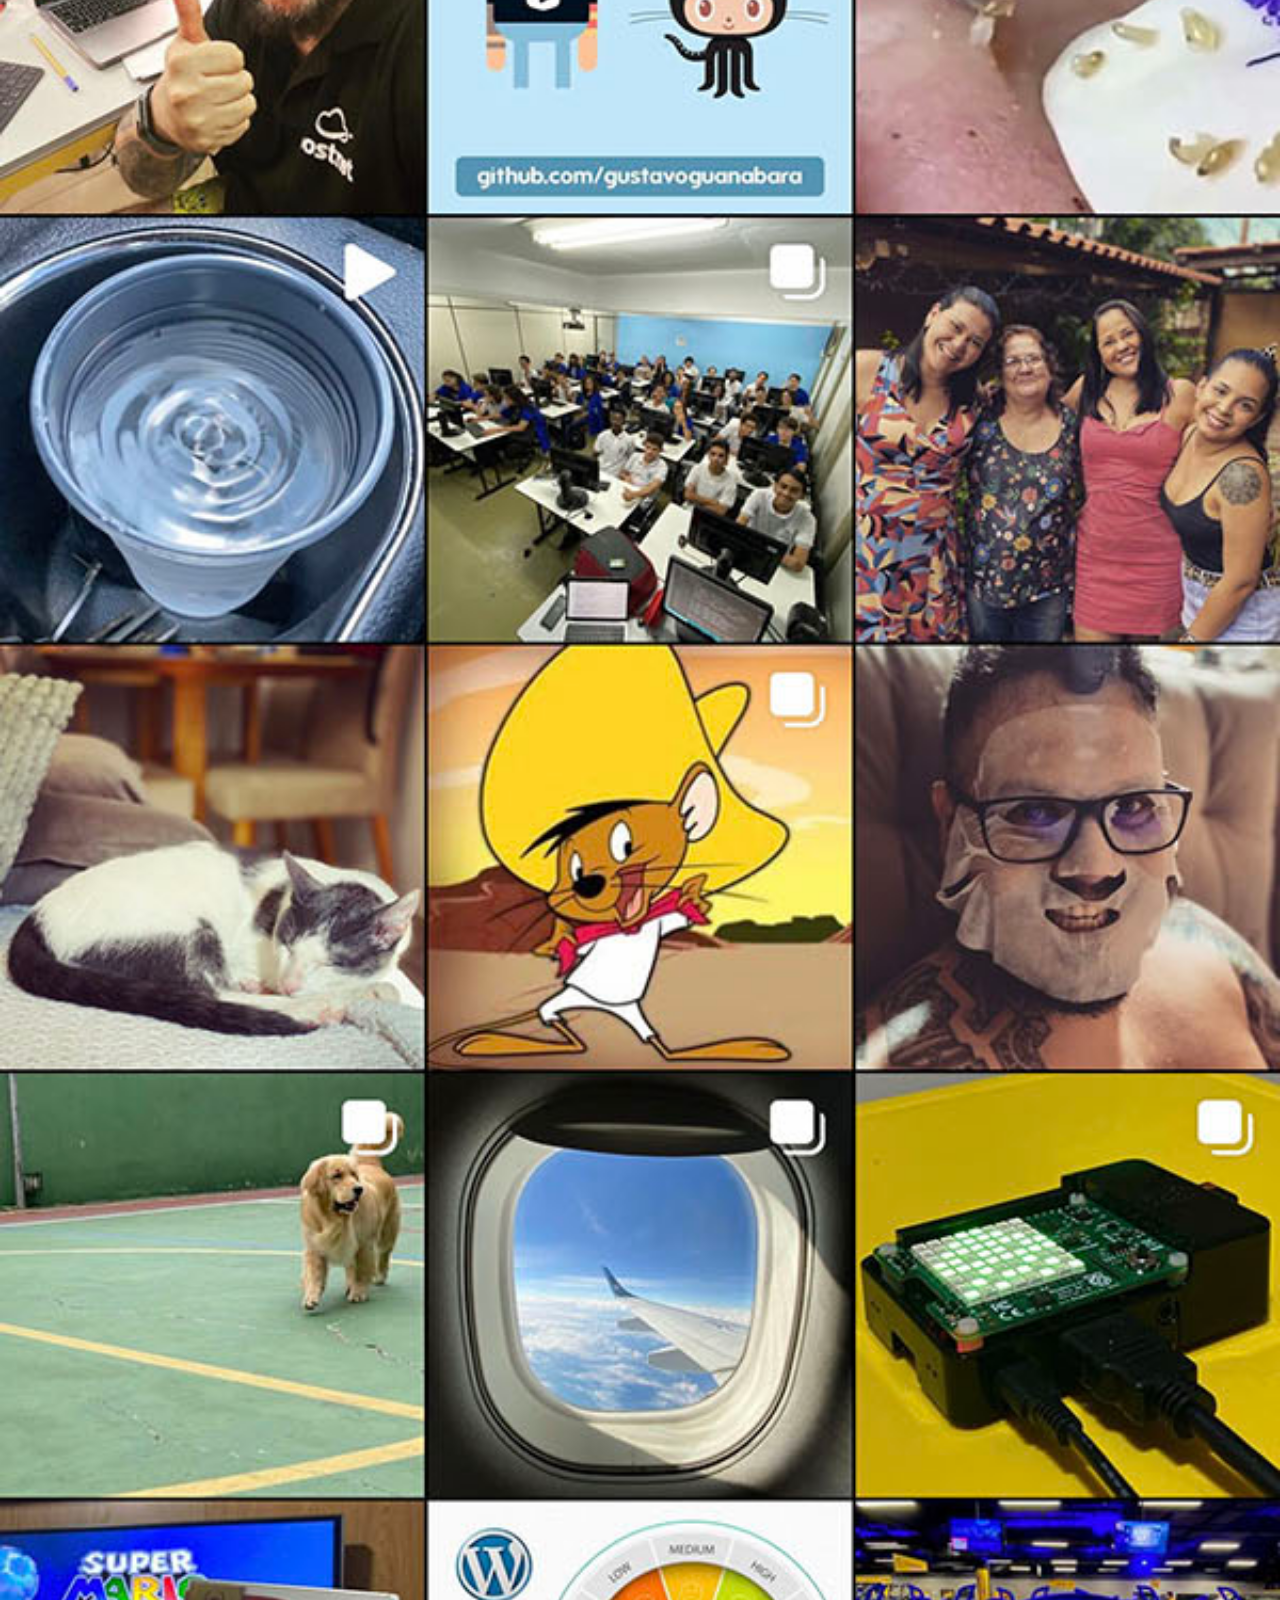
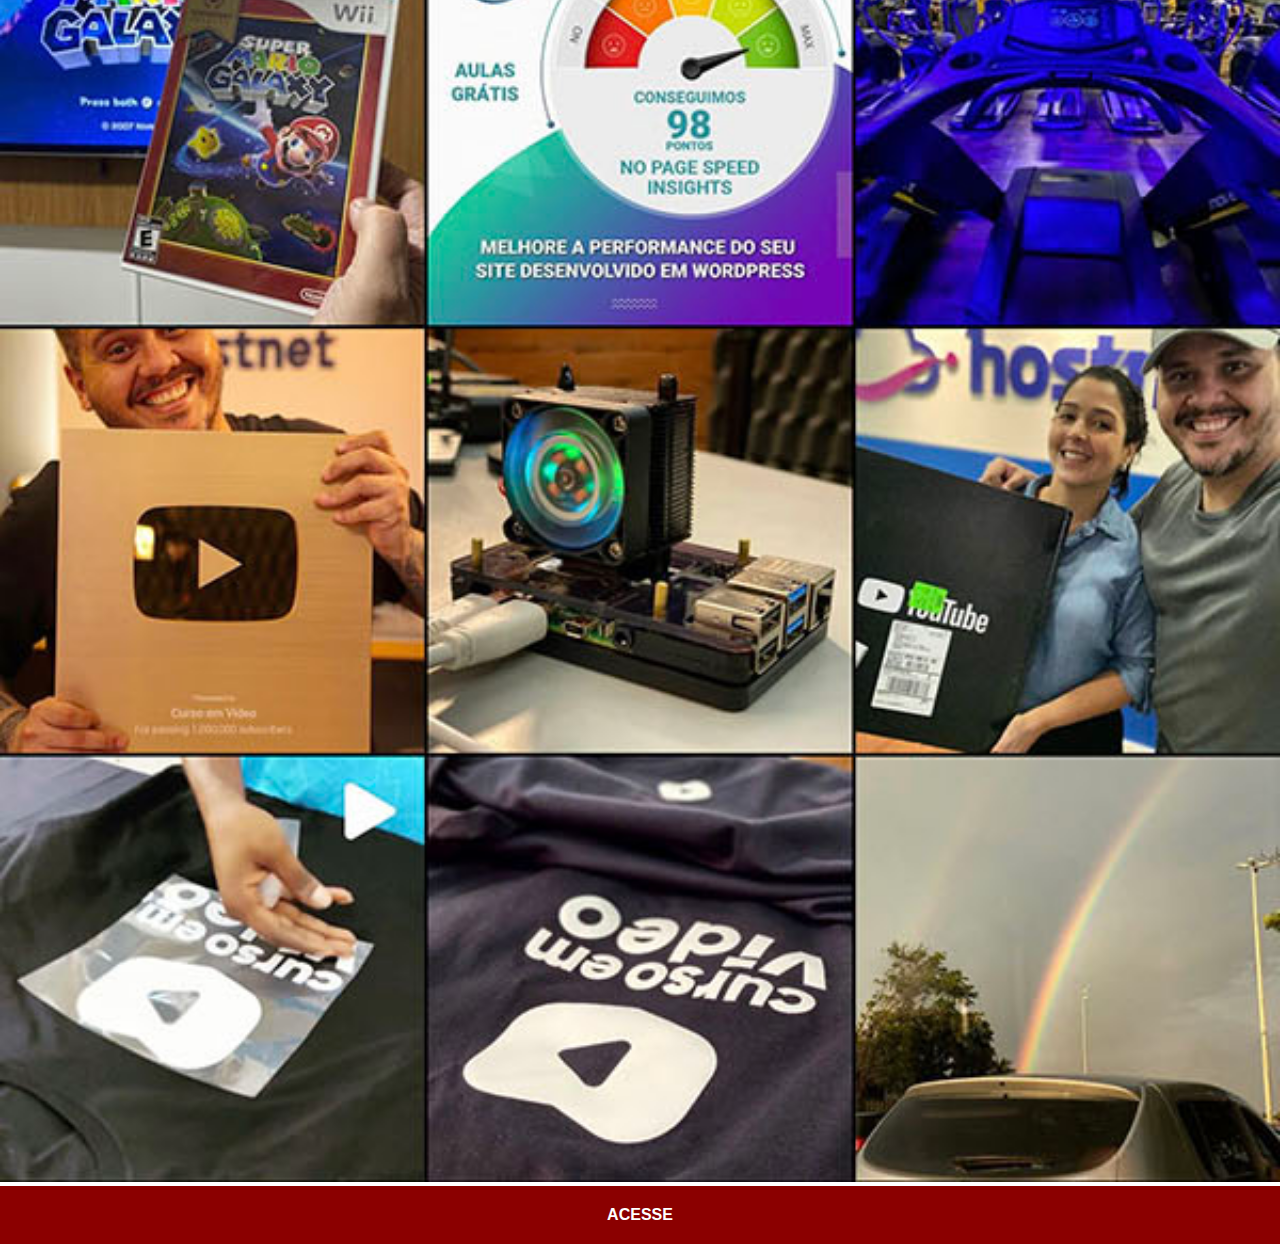
<file: paginas/instagram.html>
<!DOCTYPE html>
<html lang="pt-br">
<head>
    <meta charset="UTF-8">
    <meta name="viewport" content="width=device-width, initial-scale=1.0">
    <title>Instagram</title>
    <link rel="stylesheet" href="../estilos/social.css">
</head>
<body>
    <img src="../imagens/tela-instagram.jpg" alt="">
    <a href="https://www.instagram.com/gustavoguanabara/" target="_blank">ACESSE</a>
</body>
</html>
</file>
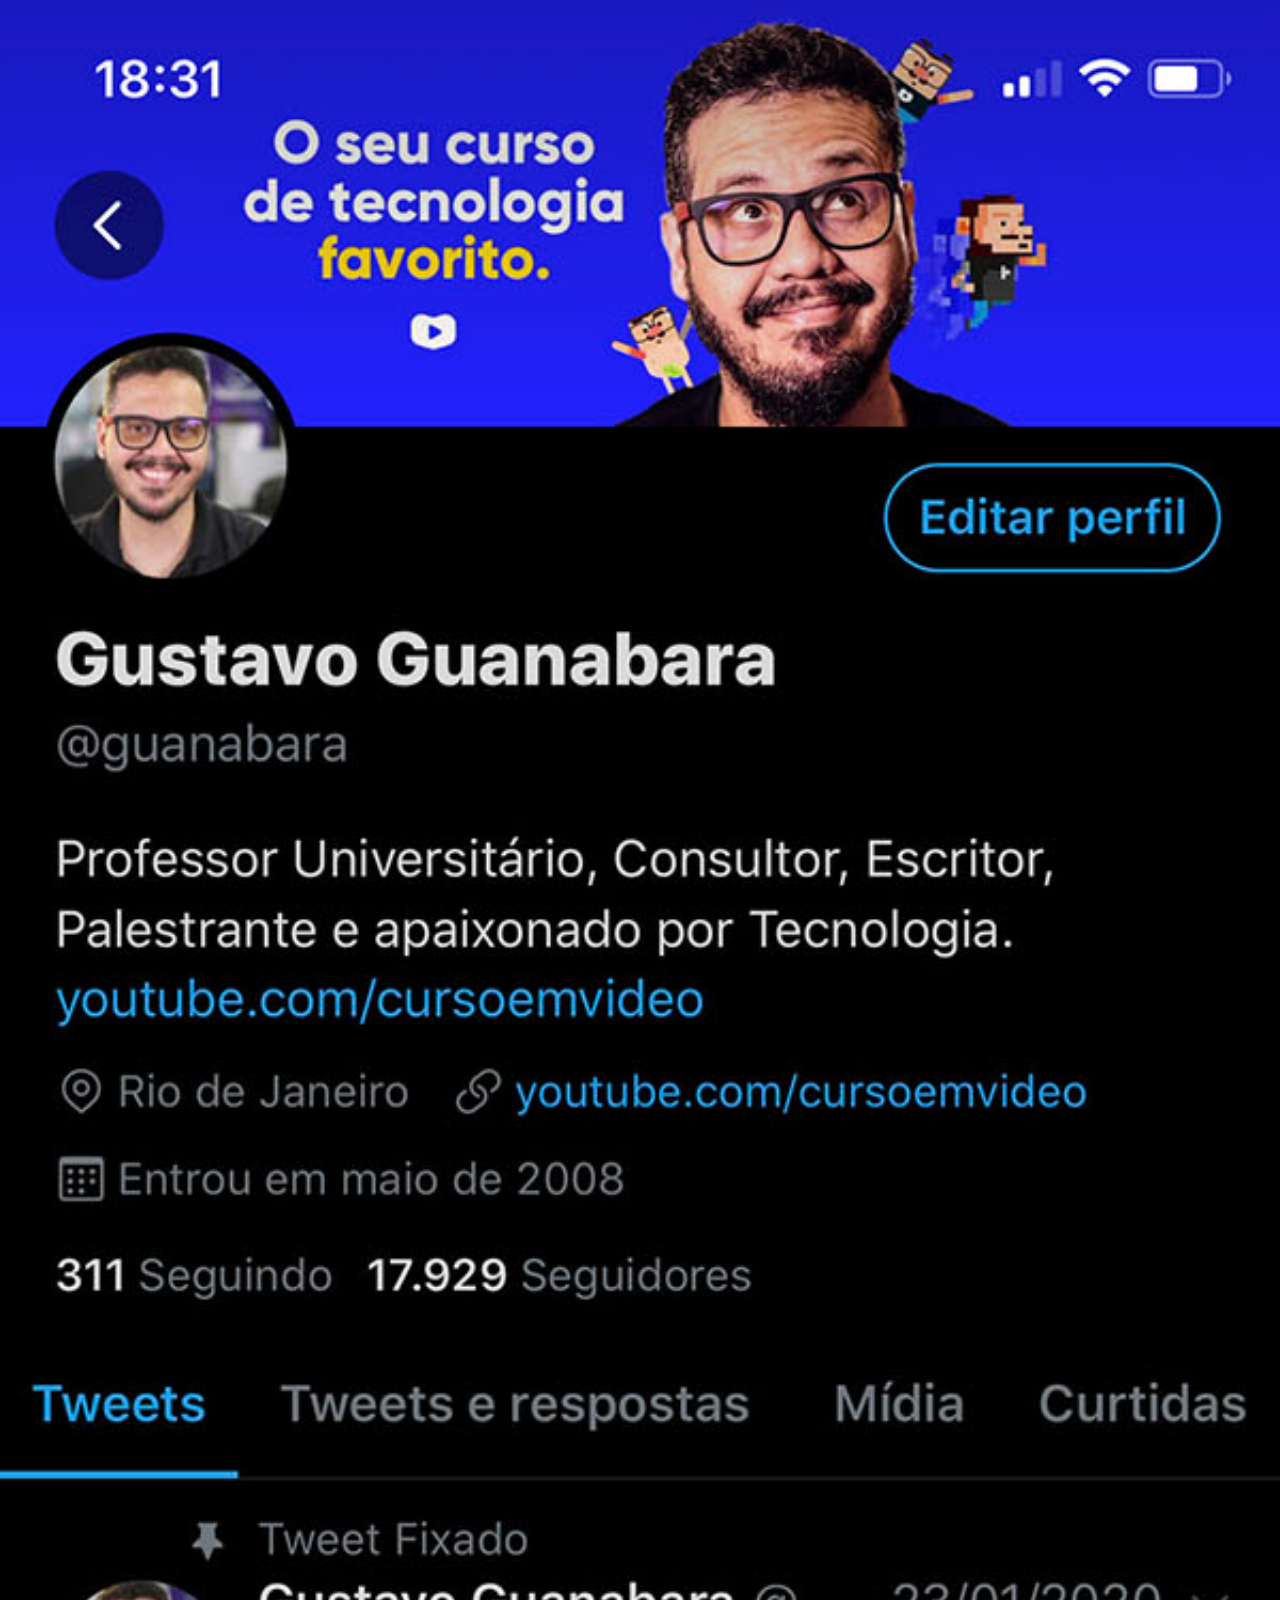
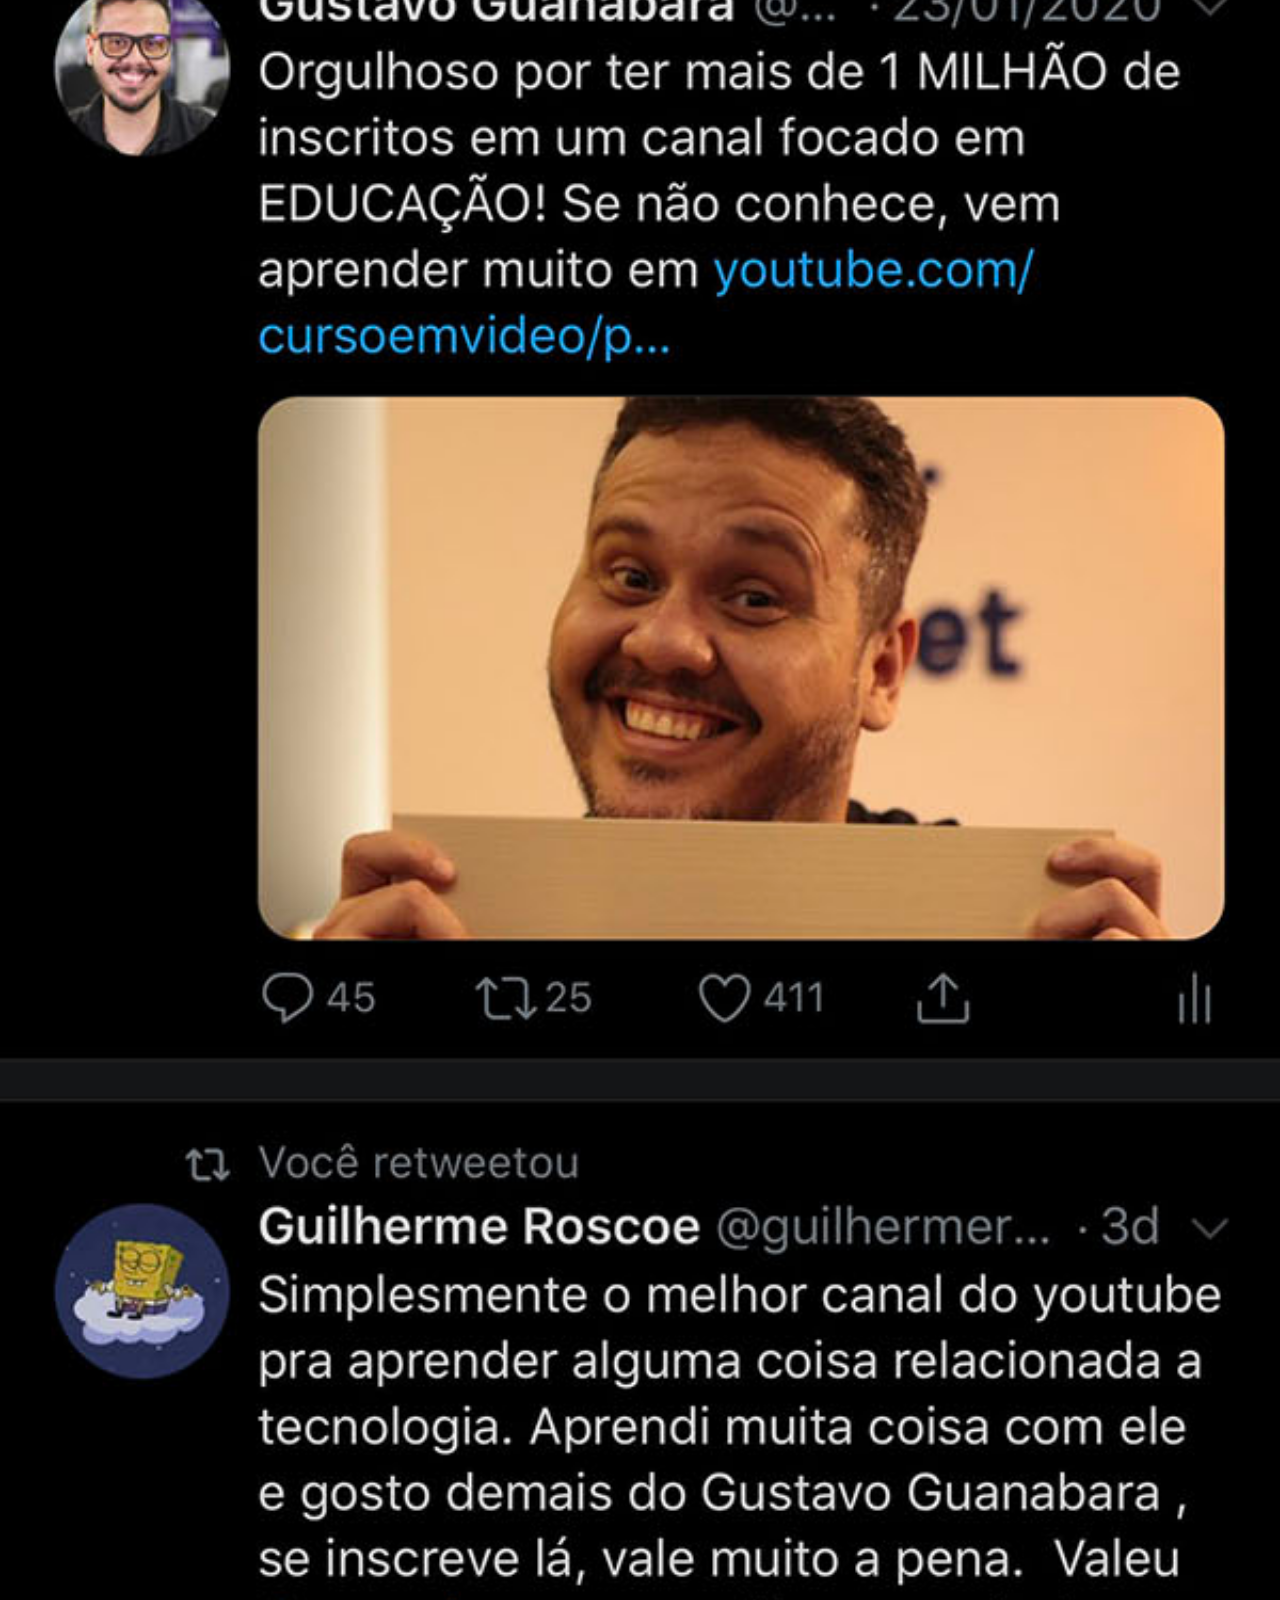
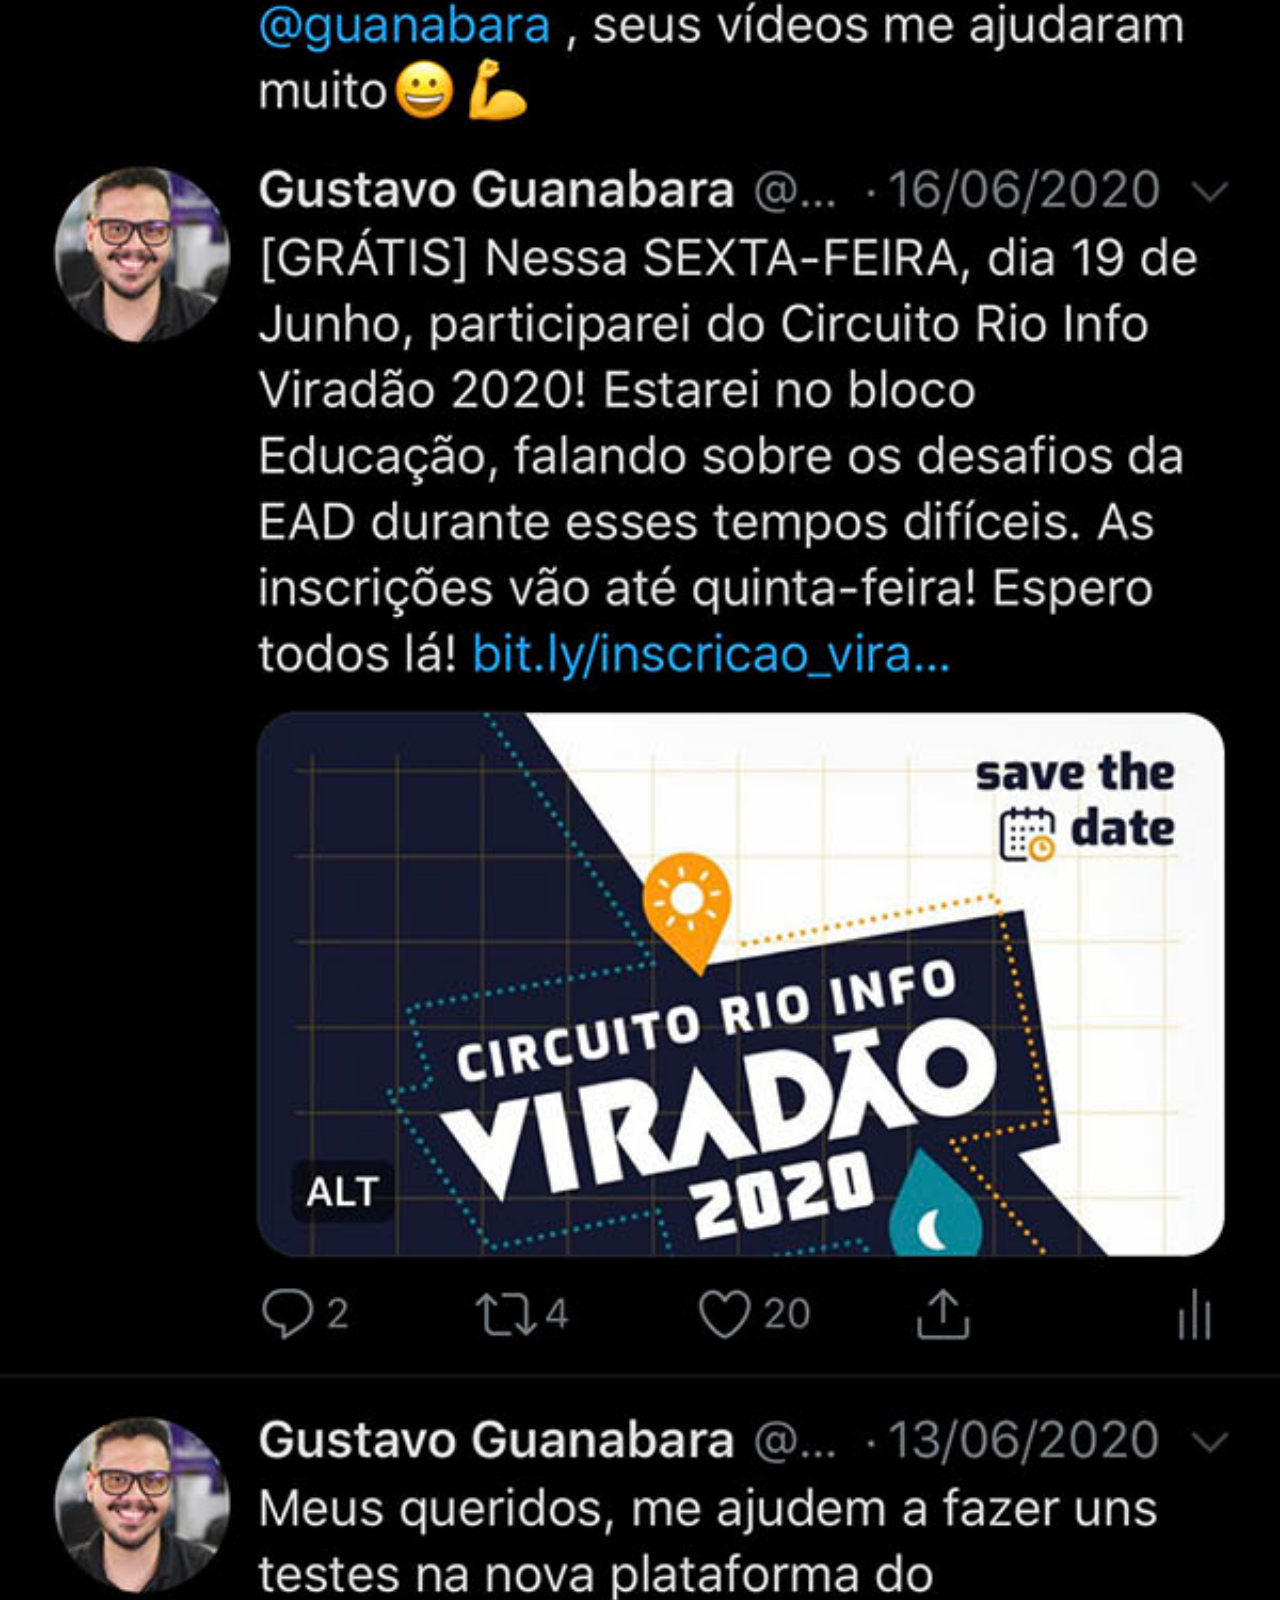
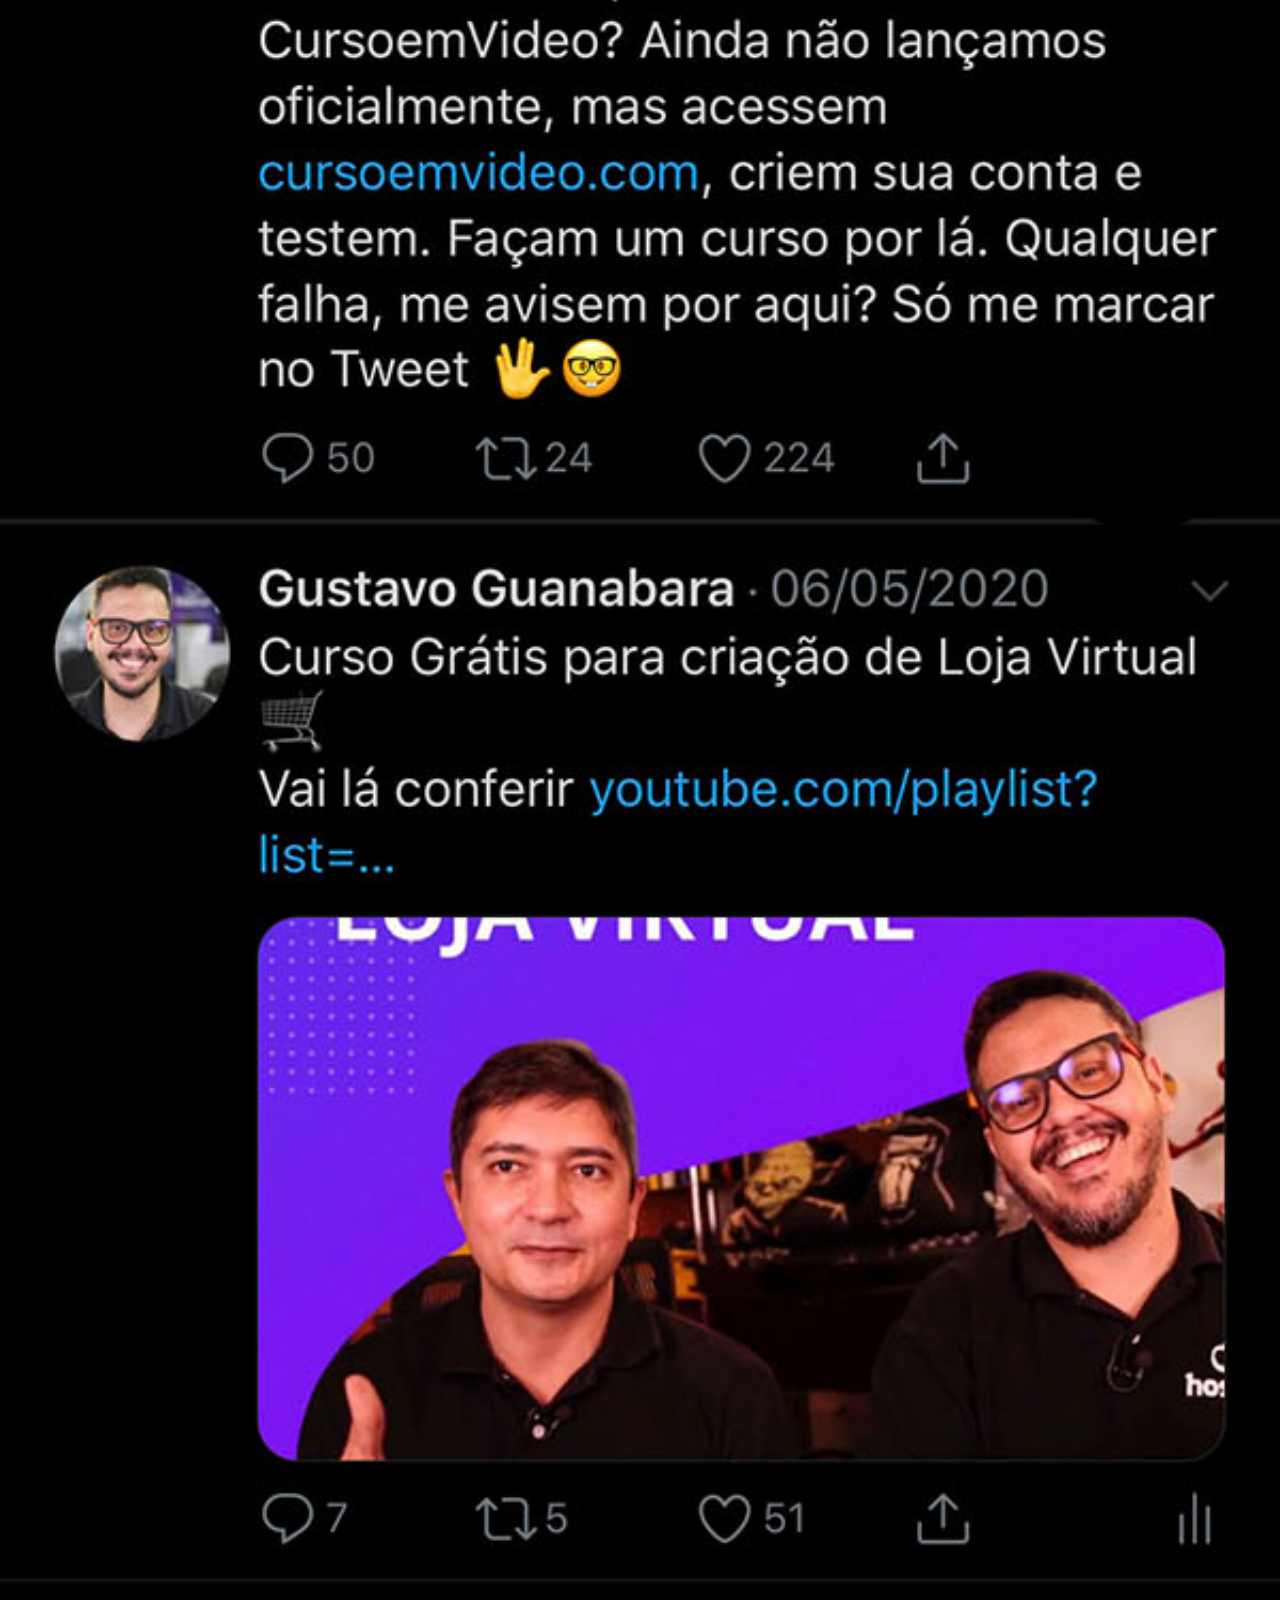
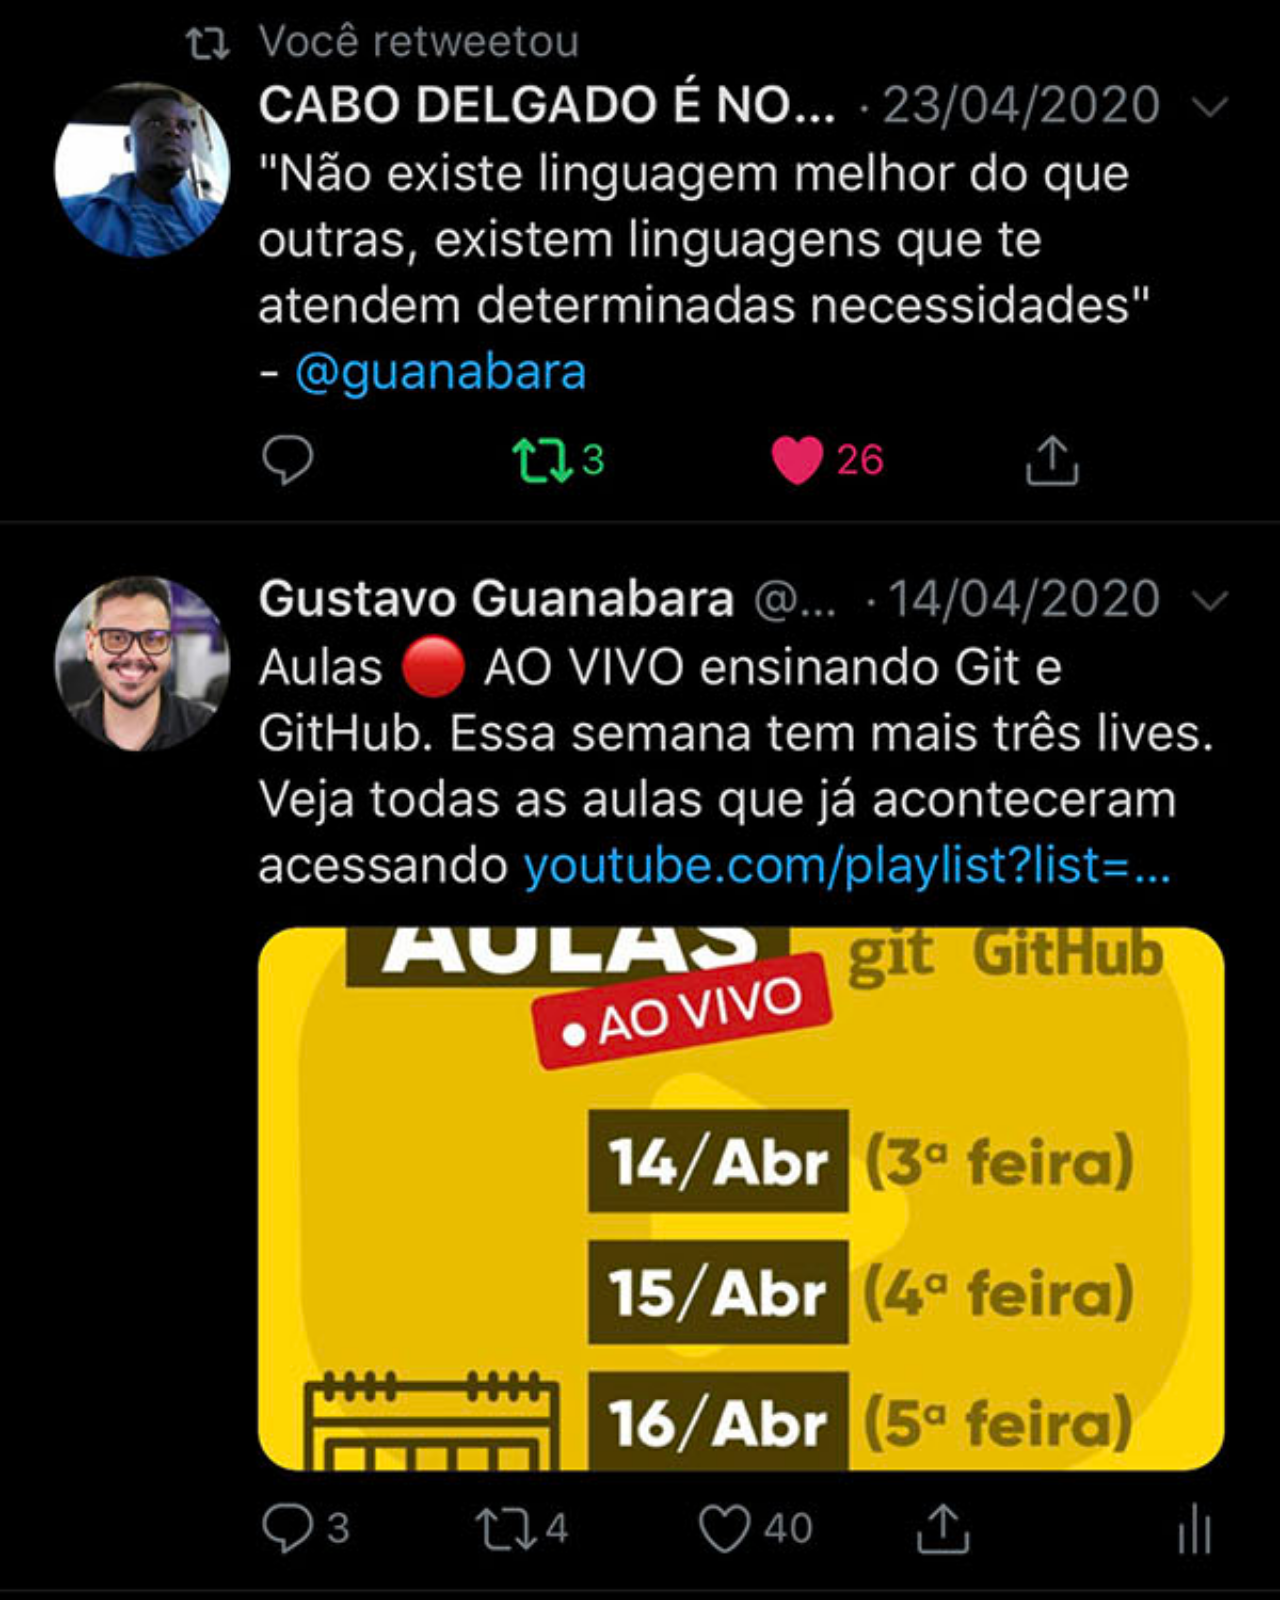
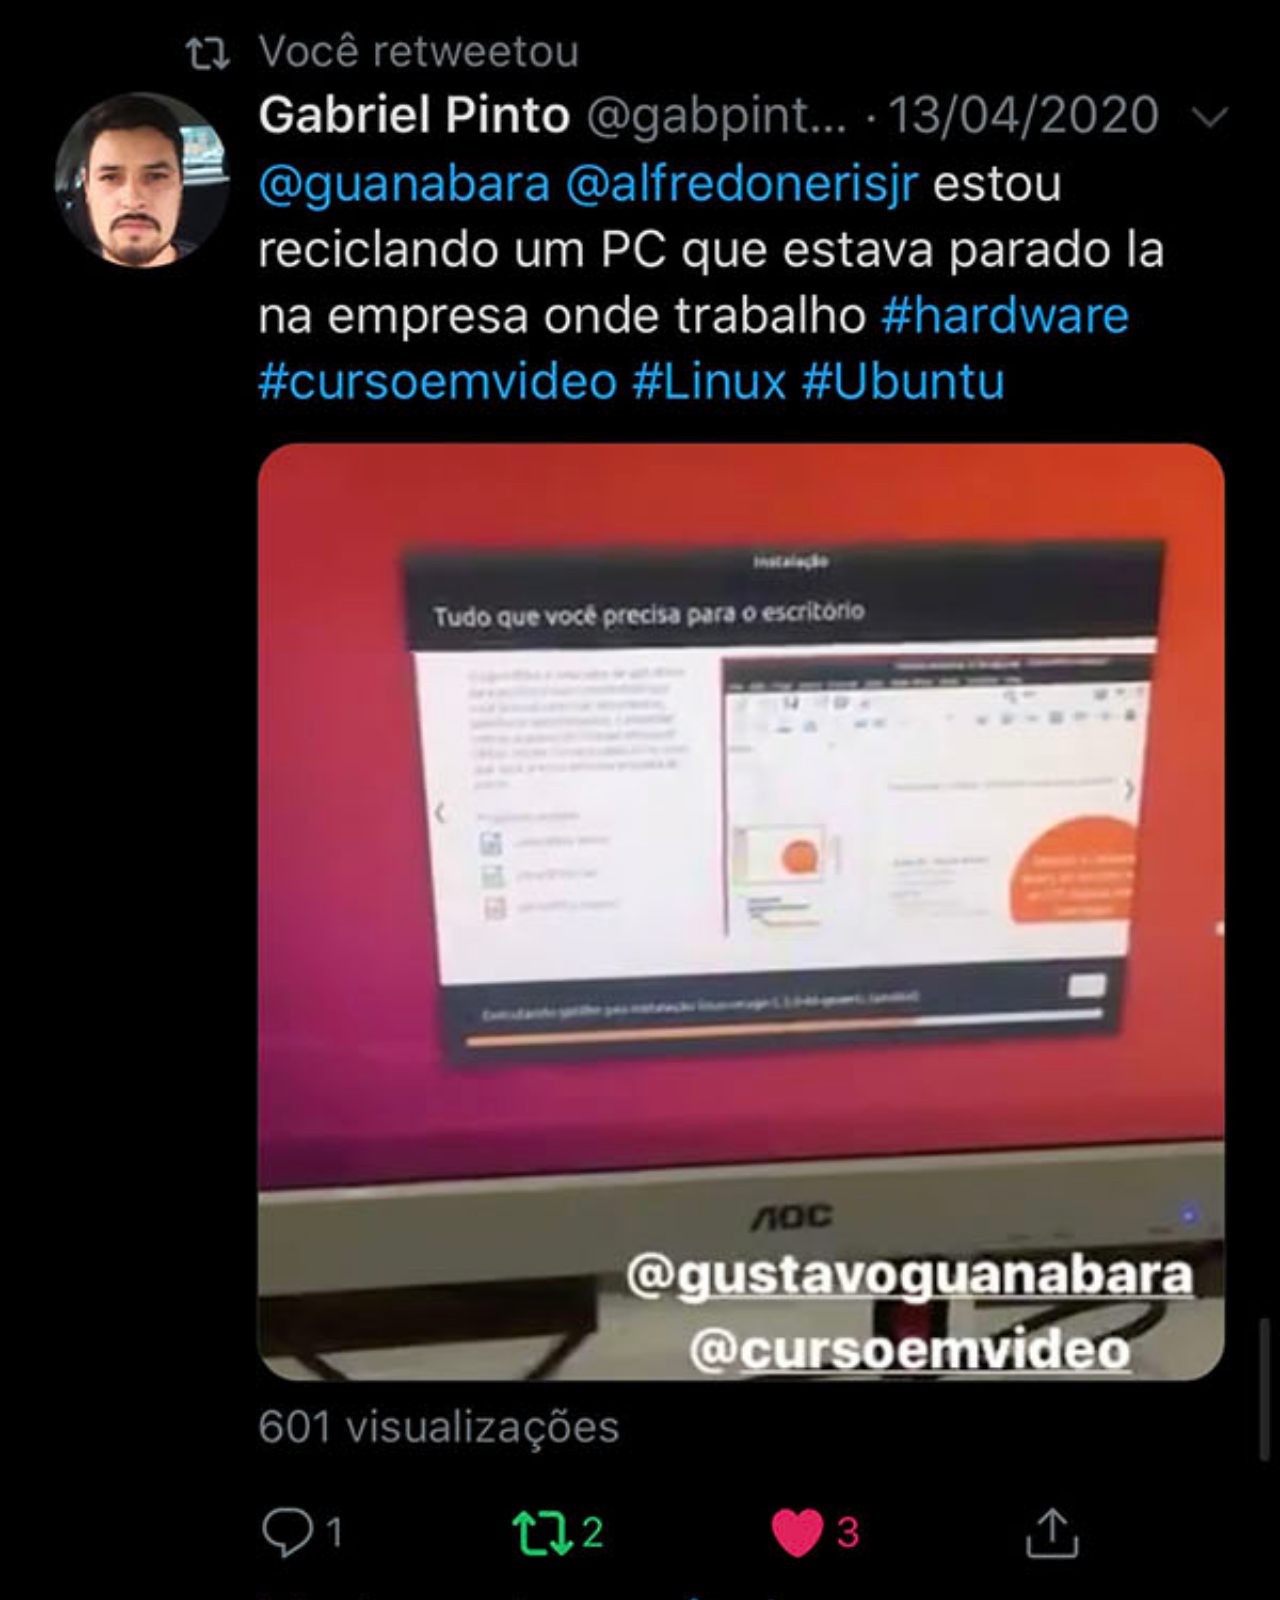
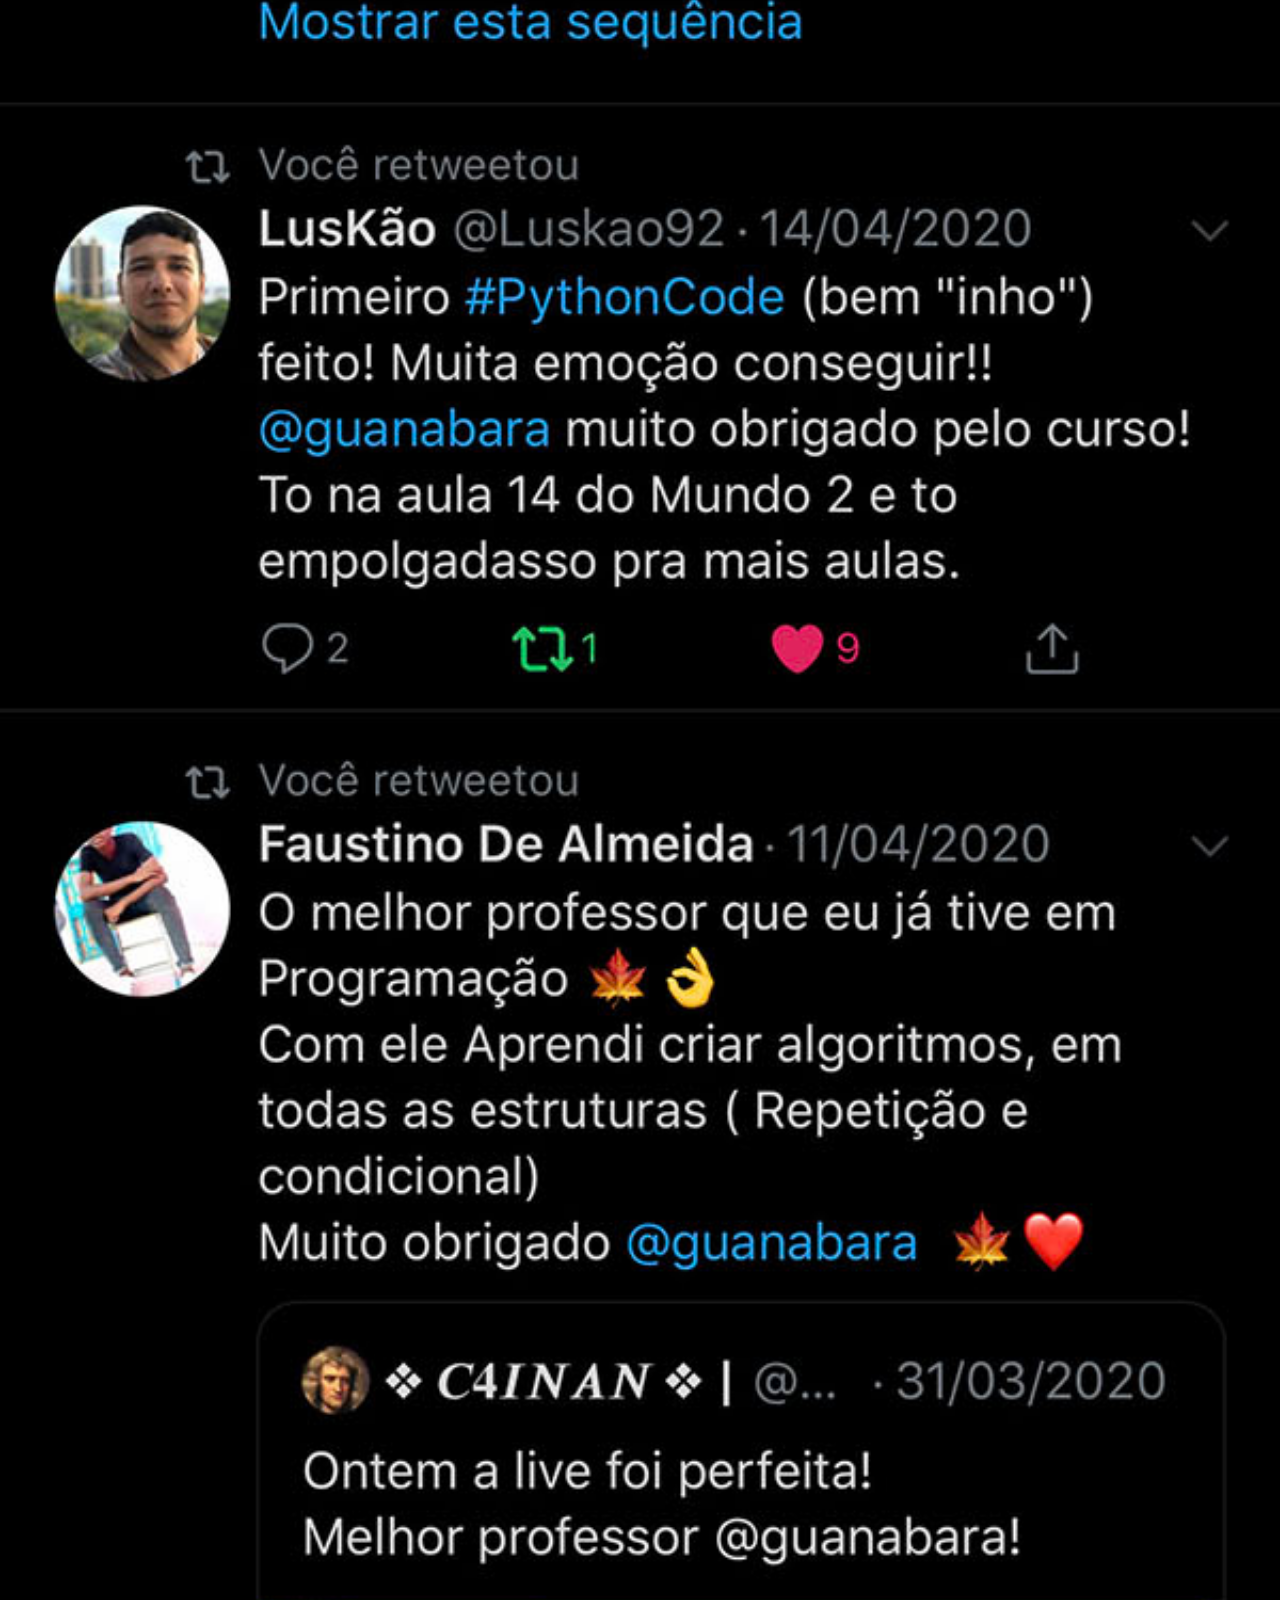
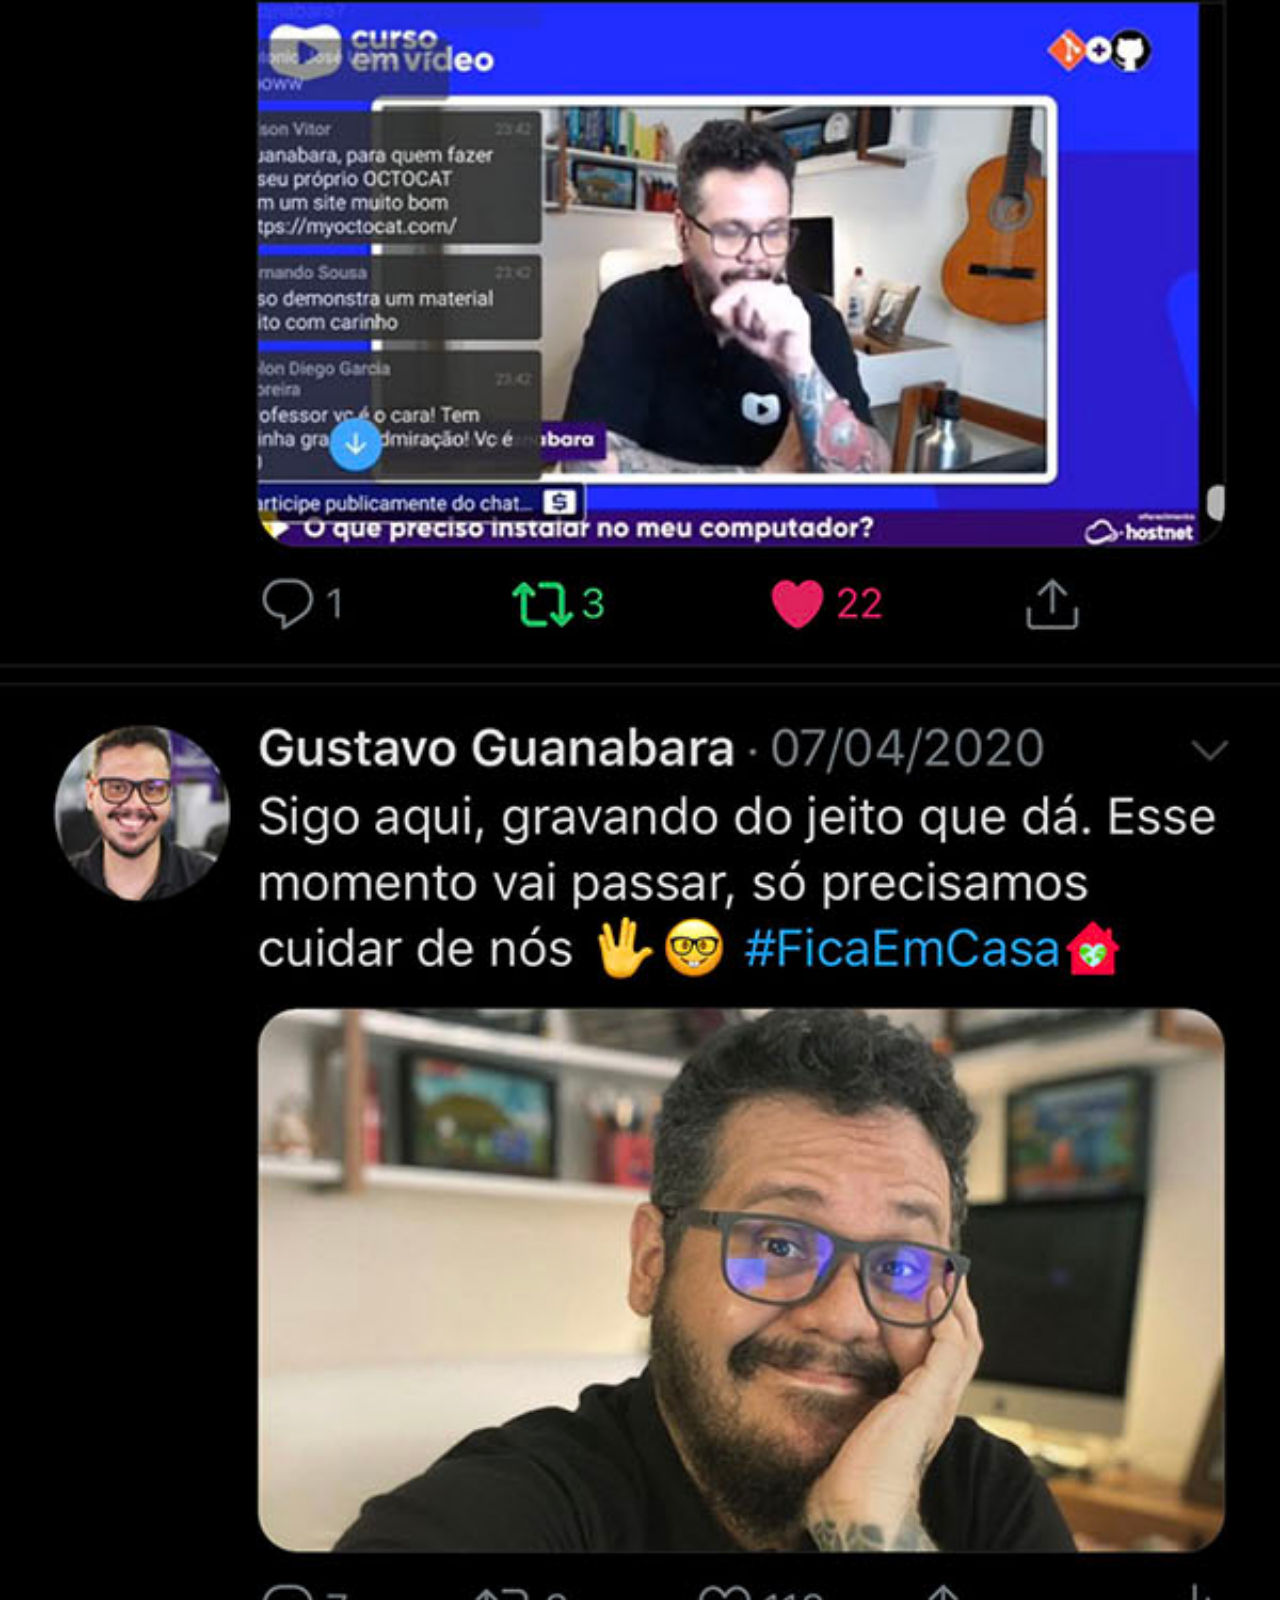
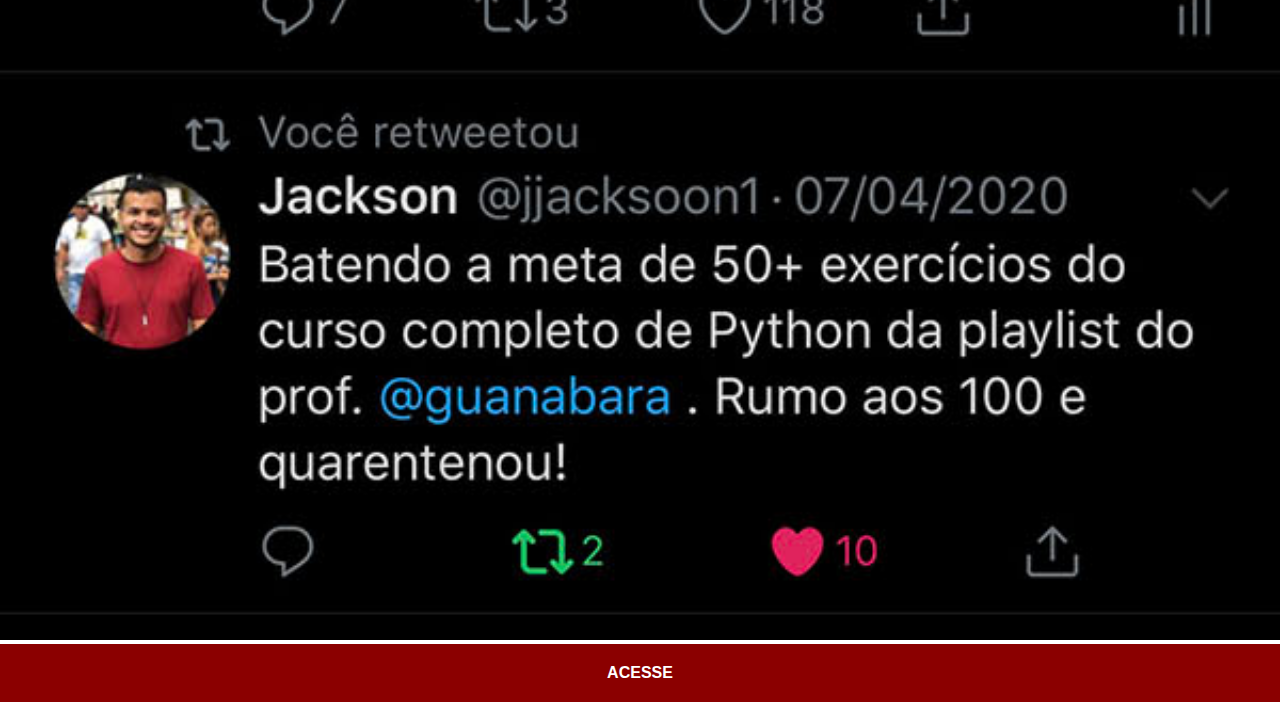
<file: paginas/twitter.html>
<!DOCTYPE html>
<html lang="pt-br">
<head>
    <meta charset="UTF-8">
    <meta name="viewport" content="width=device-width, initial-scale=1.0">
    <title>Twitter</title>
    <link rel="stylesheet" href="../estilos/social.css">
</head>
<body>
    <img src="../imagens/tela-twitter.jpg" alt="">
    <a href="https://twitter.com/guanabara" target="_blank">ACESSE</a>
</body>
</html>
</file>
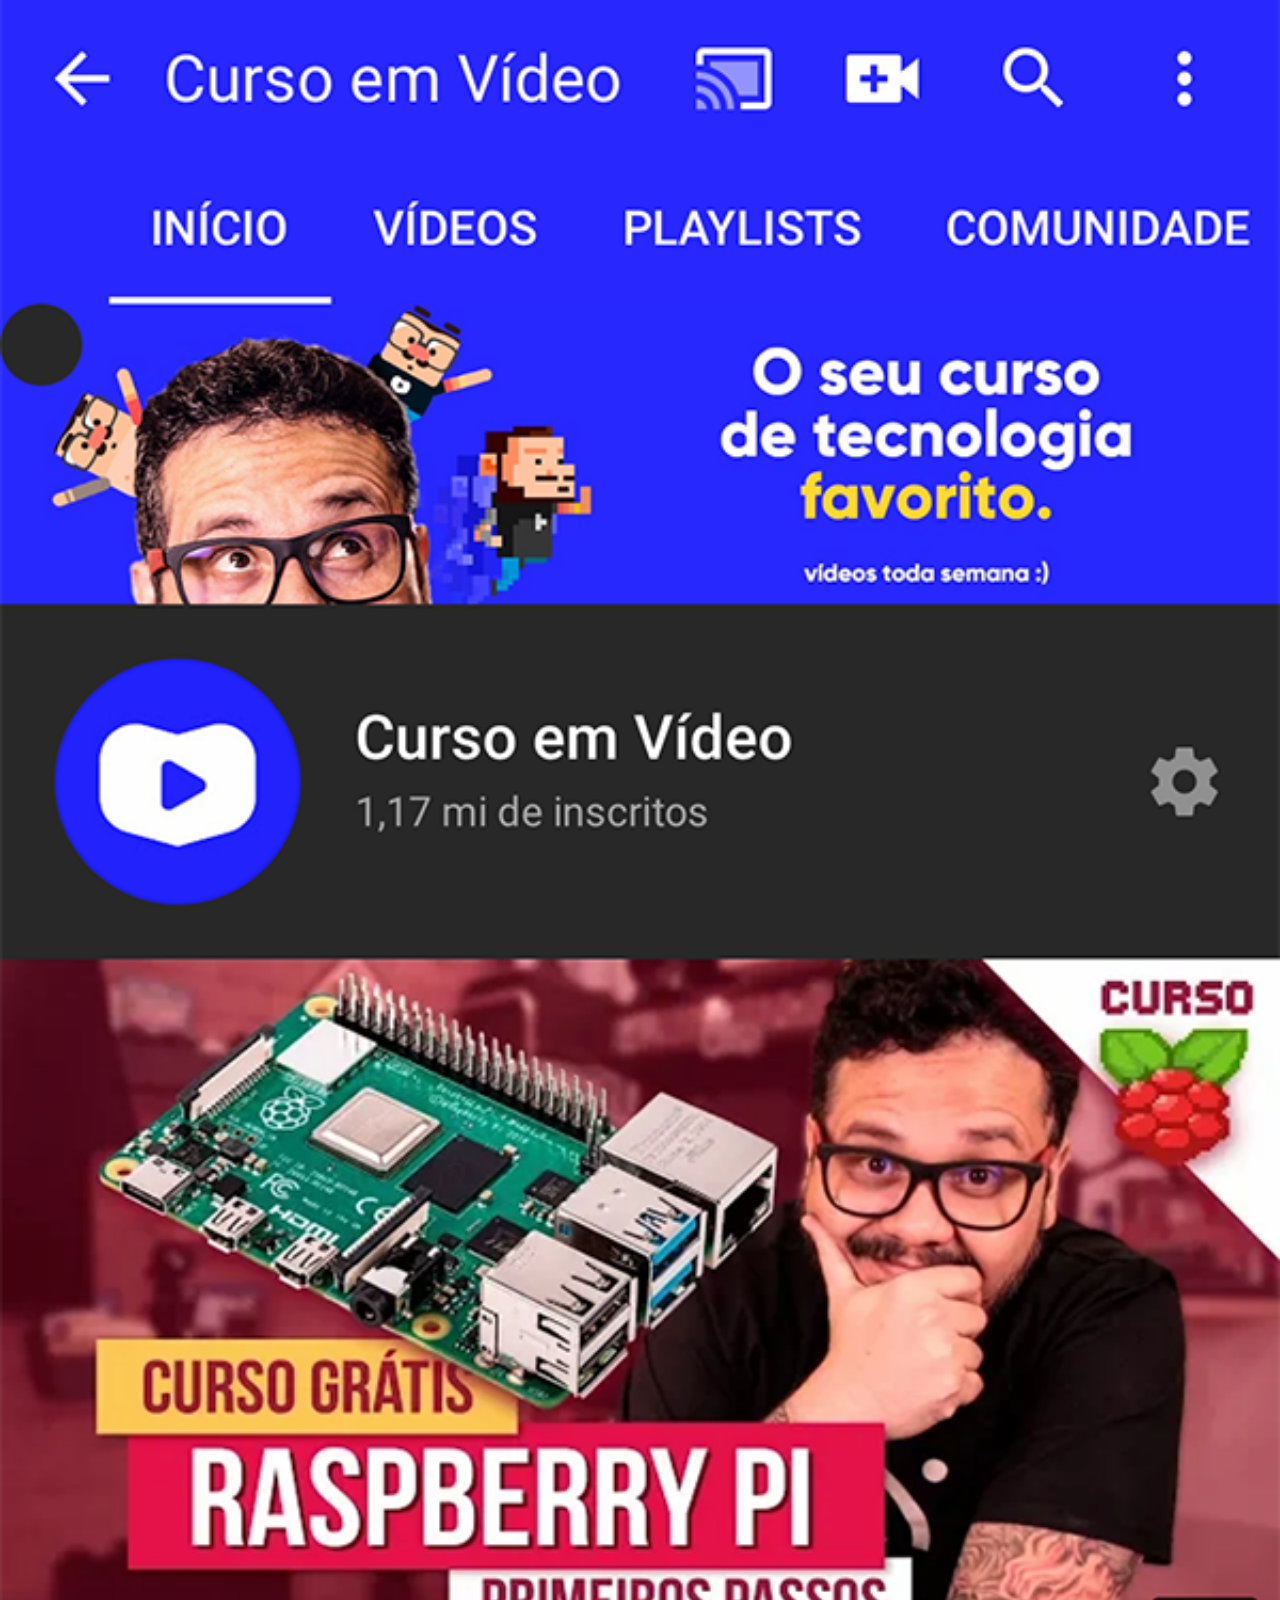
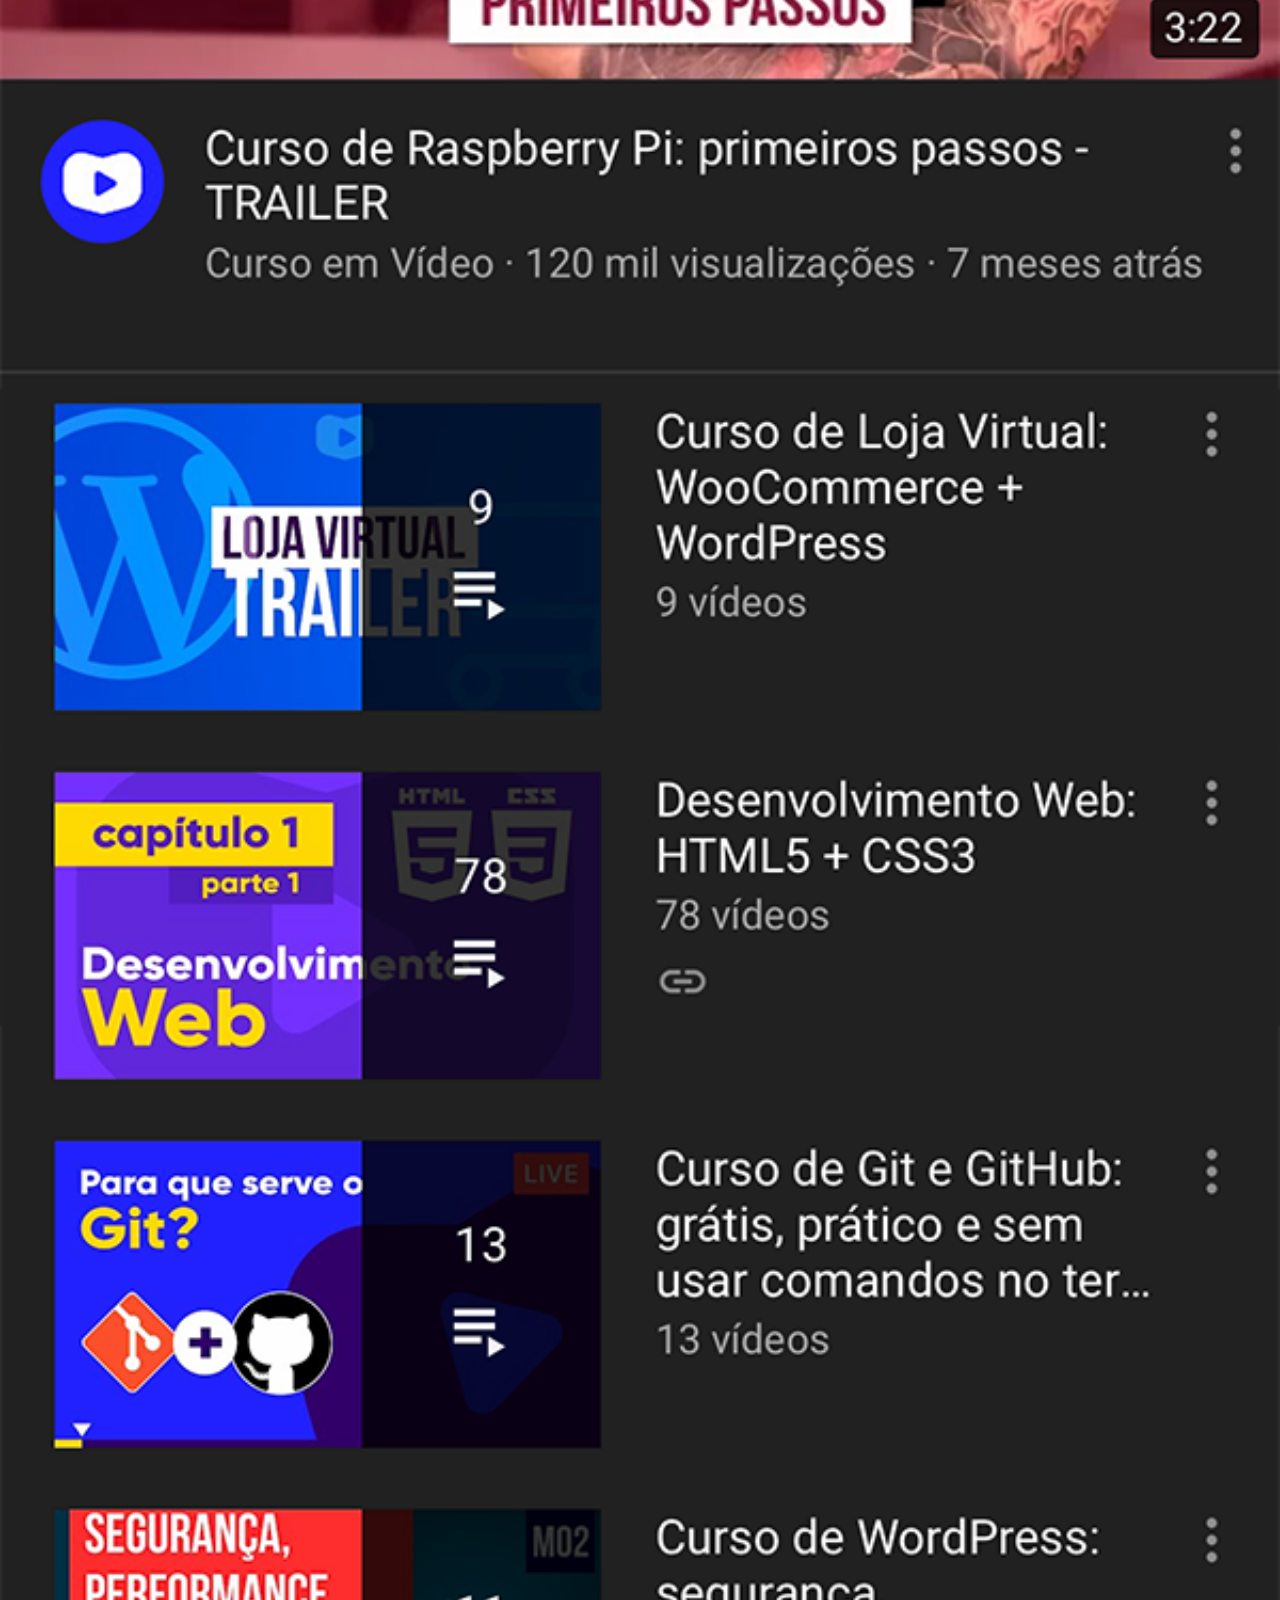
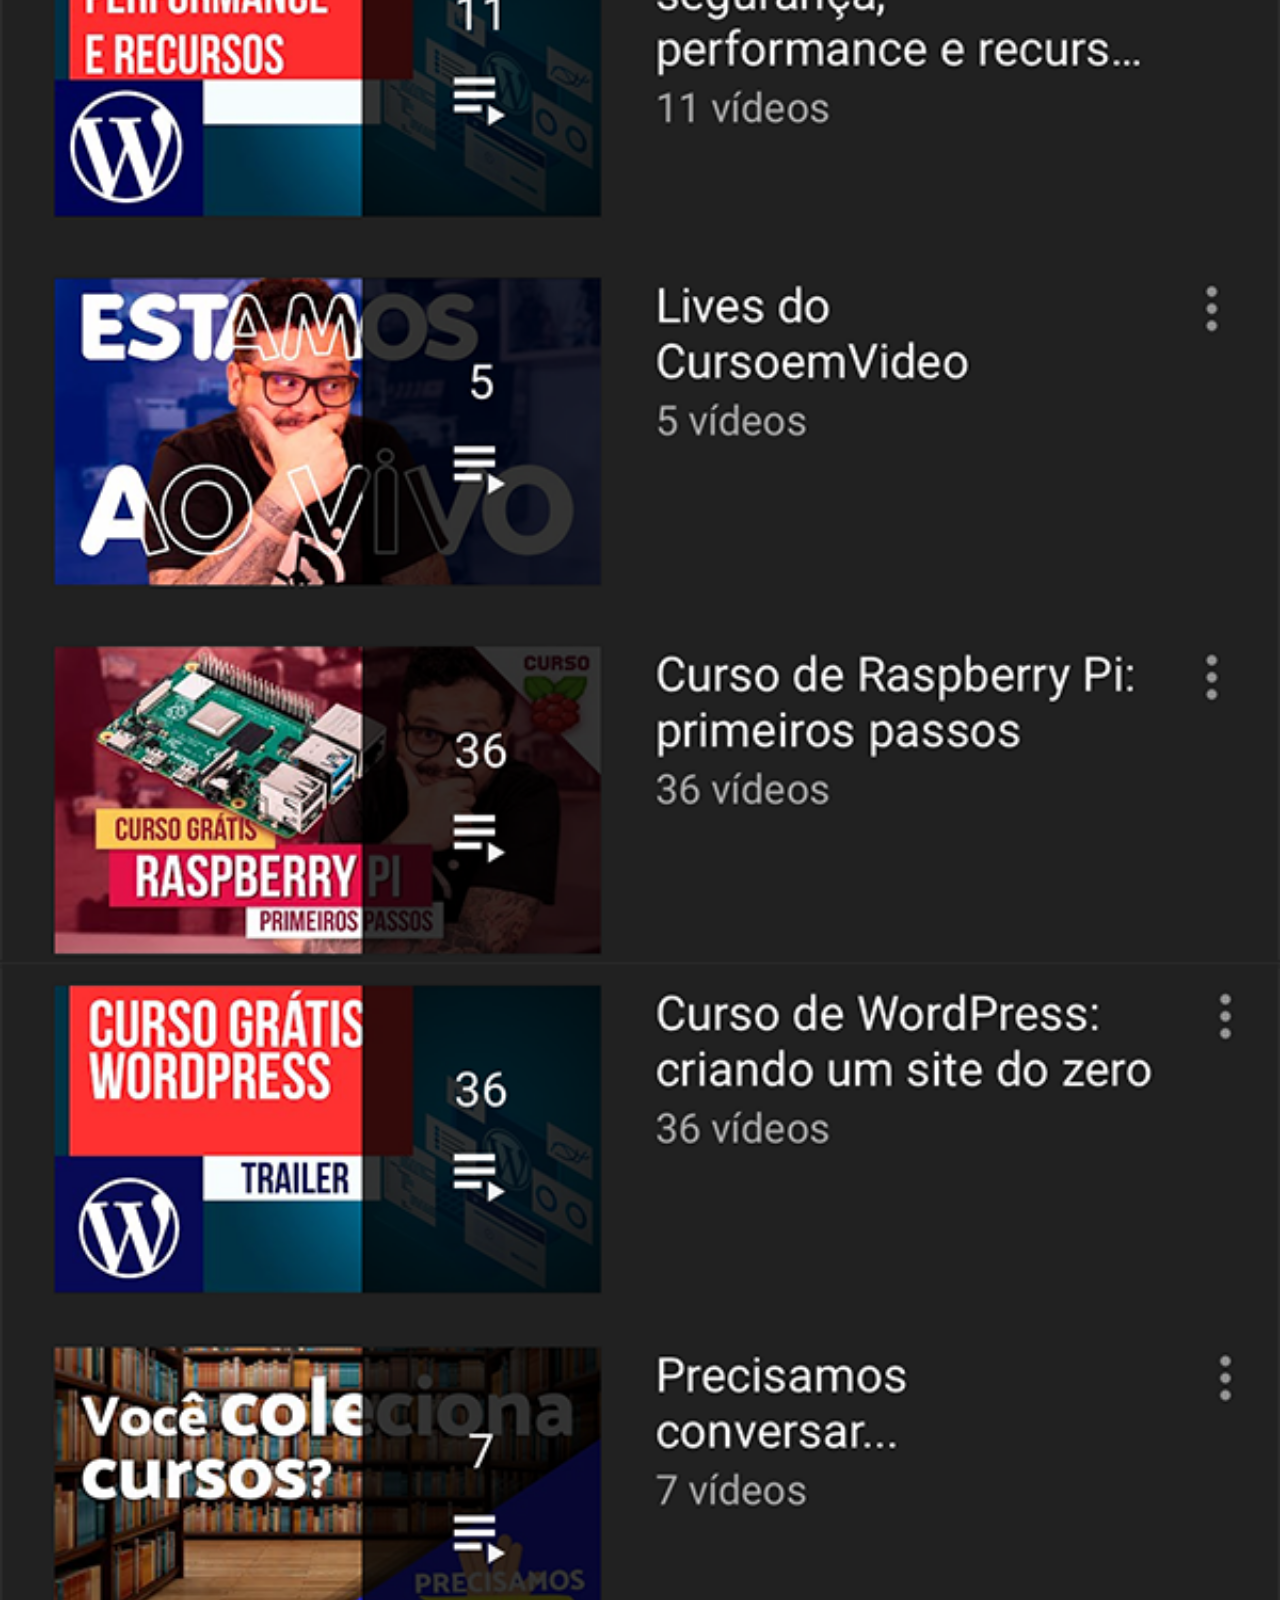
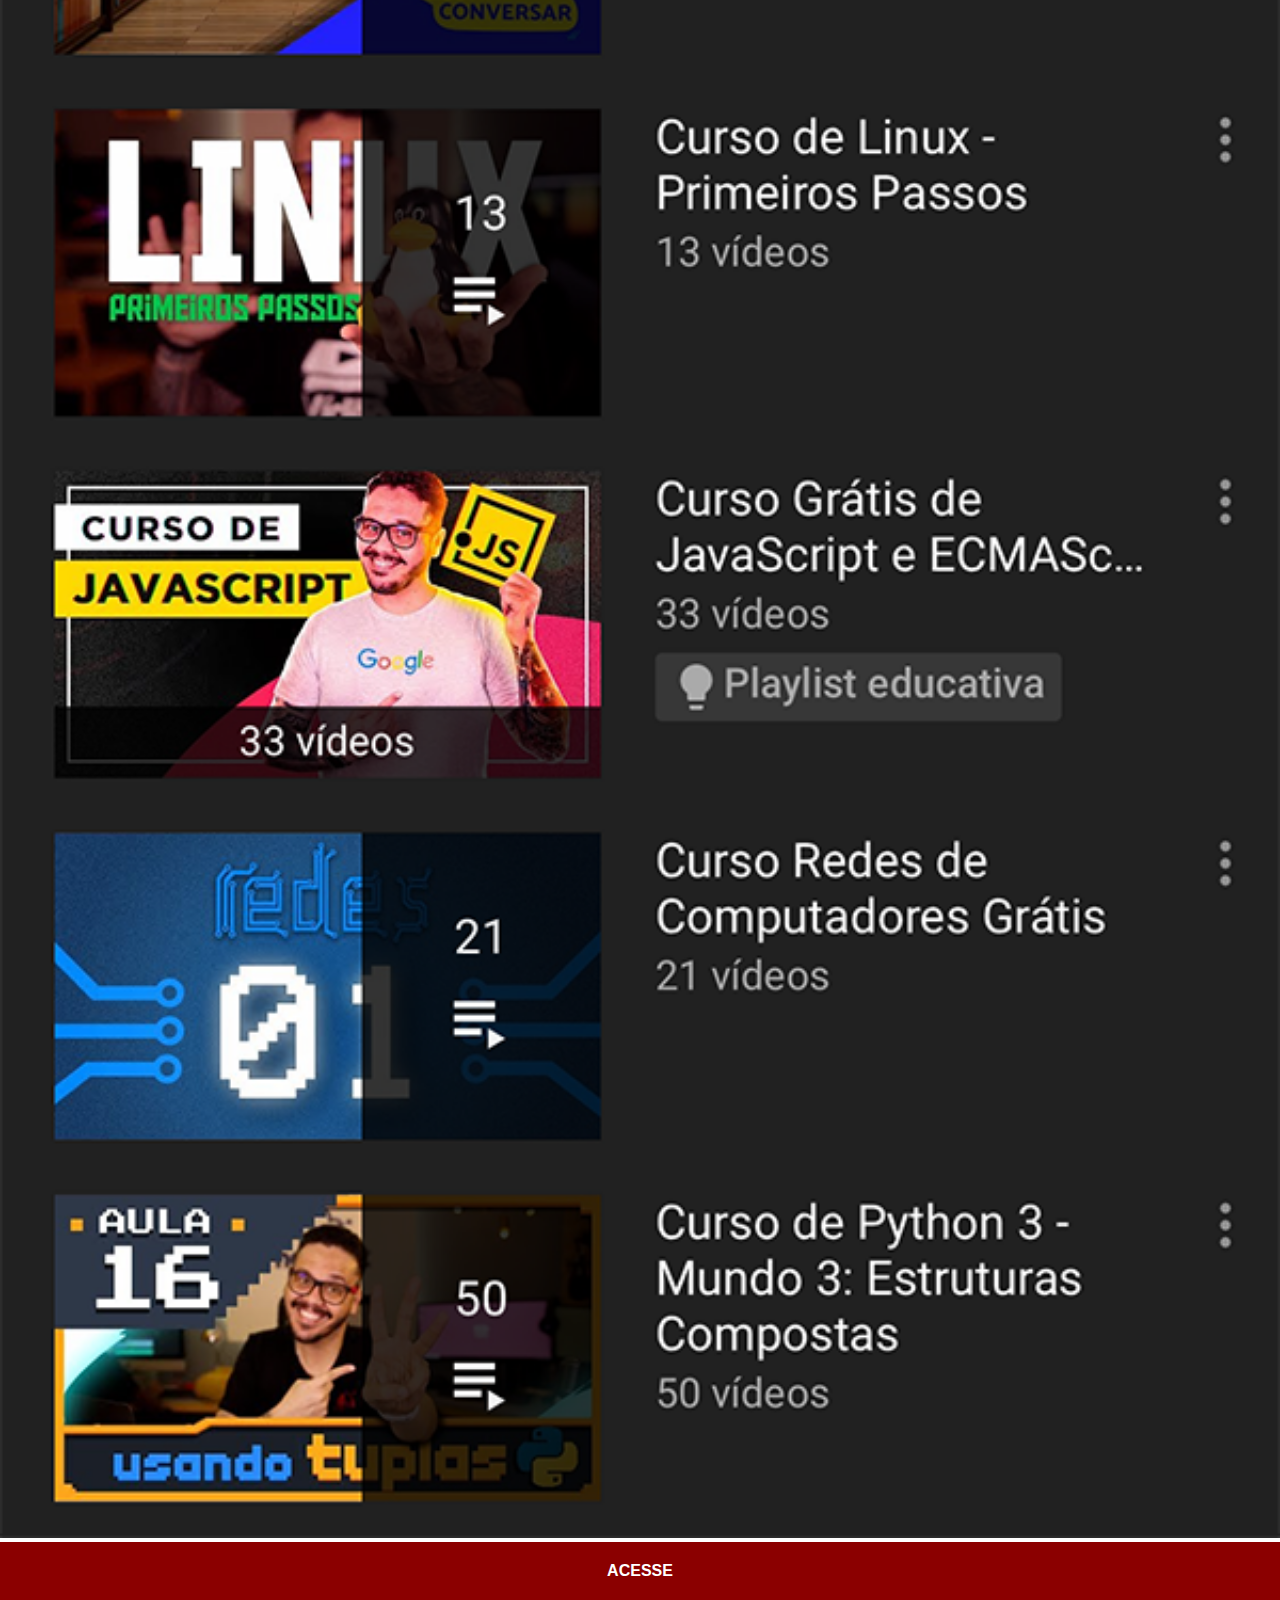
<file: paginas/youtube.html>
<!DOCTYPE html>
<html lang="pt-br">
<head>
    <meta charset="UTF-8">
    <meta name="viewport" content="width=device-width, initial-scale=1.0">
    <title>YouTube</title>
    <link rel="stylesheet" href="../estilos/social.css">
</head>
<body>
    <img src="../imagens/tela-youtube.png" alt="">
    <a href="https://www.youtube.com/user/cursoemvideo/playlists" target="_blank">ACESSE</a>
</body>
</html>
</file>
<file: estilos/style.css>
@charset "UTF-8";

* {
    margin: 0px;
    padding: 0px;
    font-family: Arial, Helvetica, sans-serif;
}

html, body {
    height: 100vh;
    width: 100vw;
    background-color: black;
}

body {
    background: url('../imagens/fundo-madeira.jpg') no-repeat top center;
    background-size: cover;
    background-attachment: fixed;
}

main {
    height: 100vh;
    position: relative;
}

section#telefone {
    position: absolute;
    top: 50%;
    left: 50%;
    transform: translate(-50%, -50%);

    height: 627px;
    width: 311px;
    background: url('../imagens/frame-iphone.png') no-repeat;
}

iframe#tela {
    position: relative;
    top: 80px;
    left: 22px;
    width: 267px;
    height: 471px;
}

section#redes-sociais {
    text-align: right;
}

section#redes-sociais img {
    width: 50px;
    margin: 10px;
    border-radius: 50%;
    box-shadow: 2px 2px 5px rgba(0, 0, 0, 0.400);
    box-sizing: border-box;
}

section#redes-sociais img:hover {
    border: 2px solid rgba(255, 255, 255, 0.637);
    transform: translate(-3px, -3px);
    box-shadow: 5px 5px 10px rgba(0, 0, 0, 0.623);
    transition: transform 0.1s;
}
</file>
<file: estilos/social.css>
@charset "UTF-8";

* {
    margin: 0px;
    padding: 0px;
    font-family: Arial, Helvetica, sans-serif;
}

::-webkit-scrollbar { /*Configura barra de rolagem*/
    width: 0px;
    height: 0px;
}

img {
    width: 100vw;
}

a {
    display: block;
    background-color: darkred;
    color: white;
    padding: 20px;
    text-align: center;
    font-weight: bolder;
    text-decoration: none;
}

a:hover {
    background-color: red;
}
</file>
